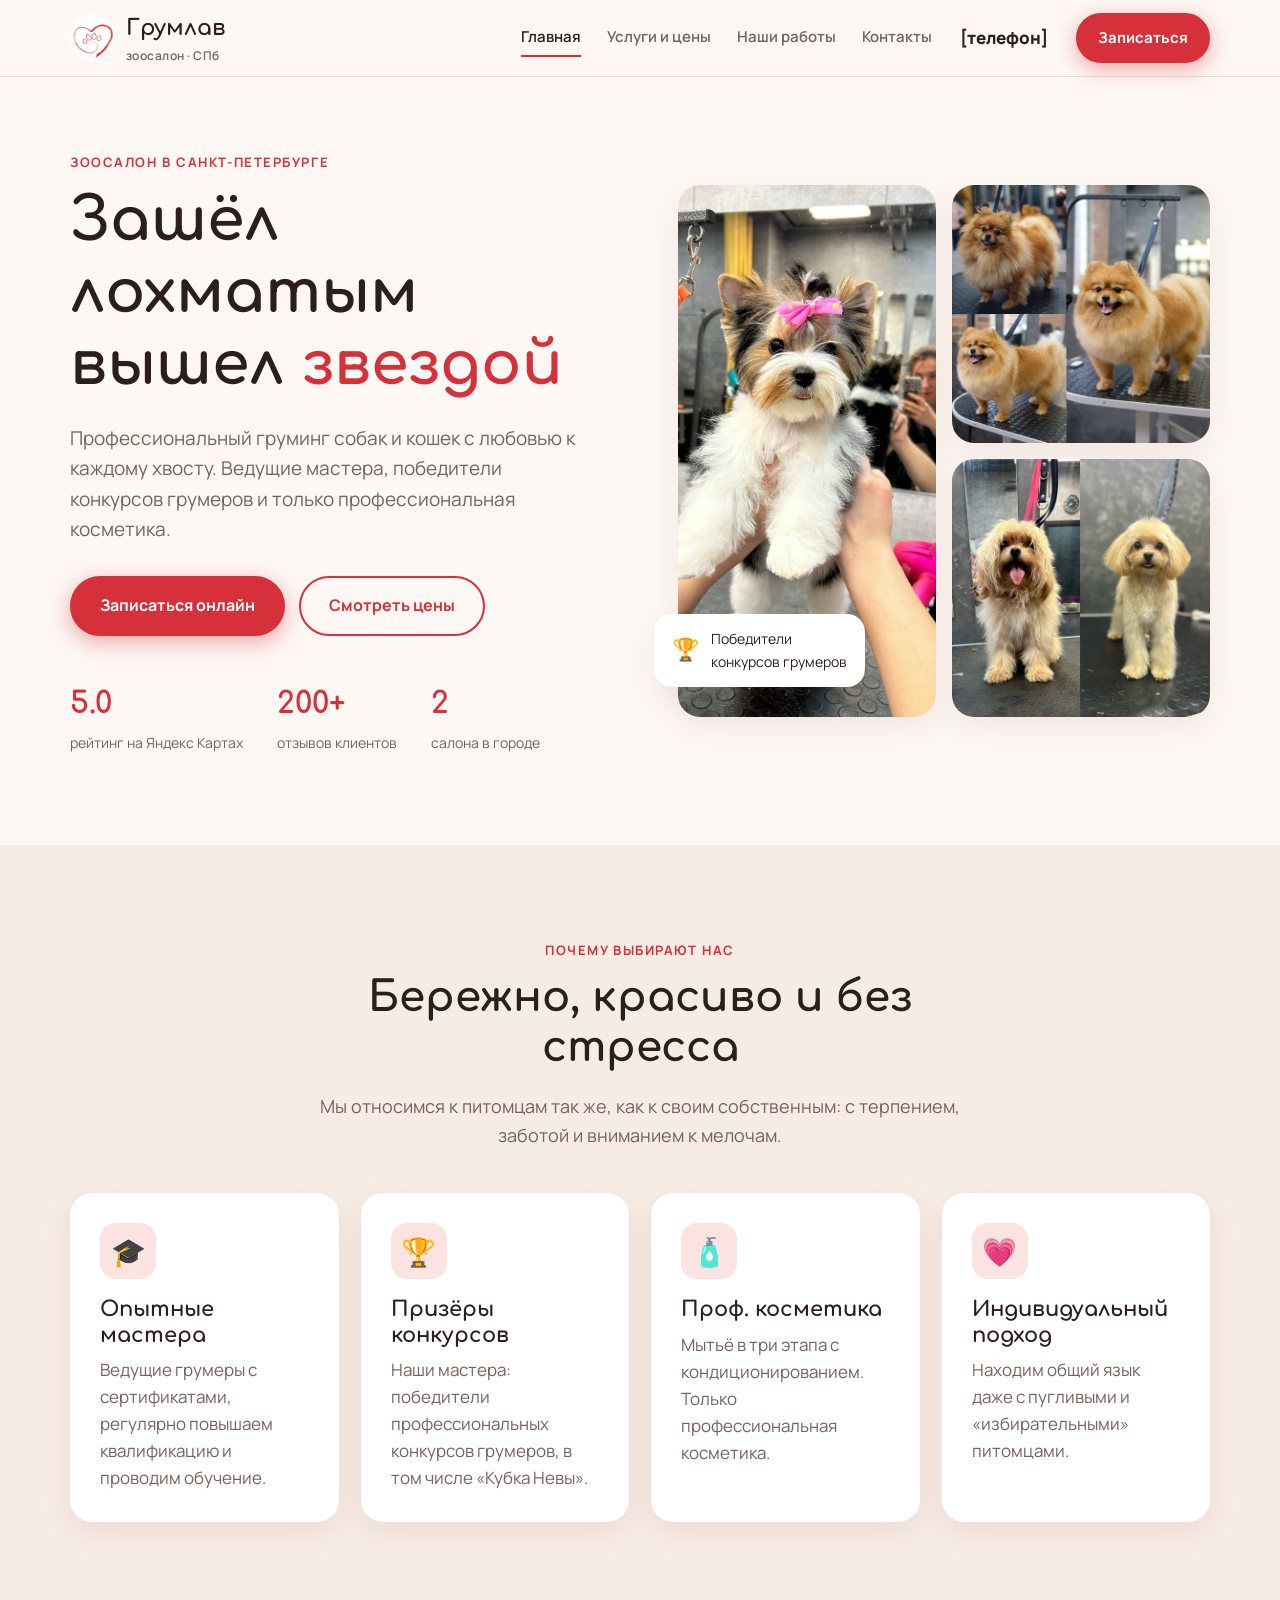
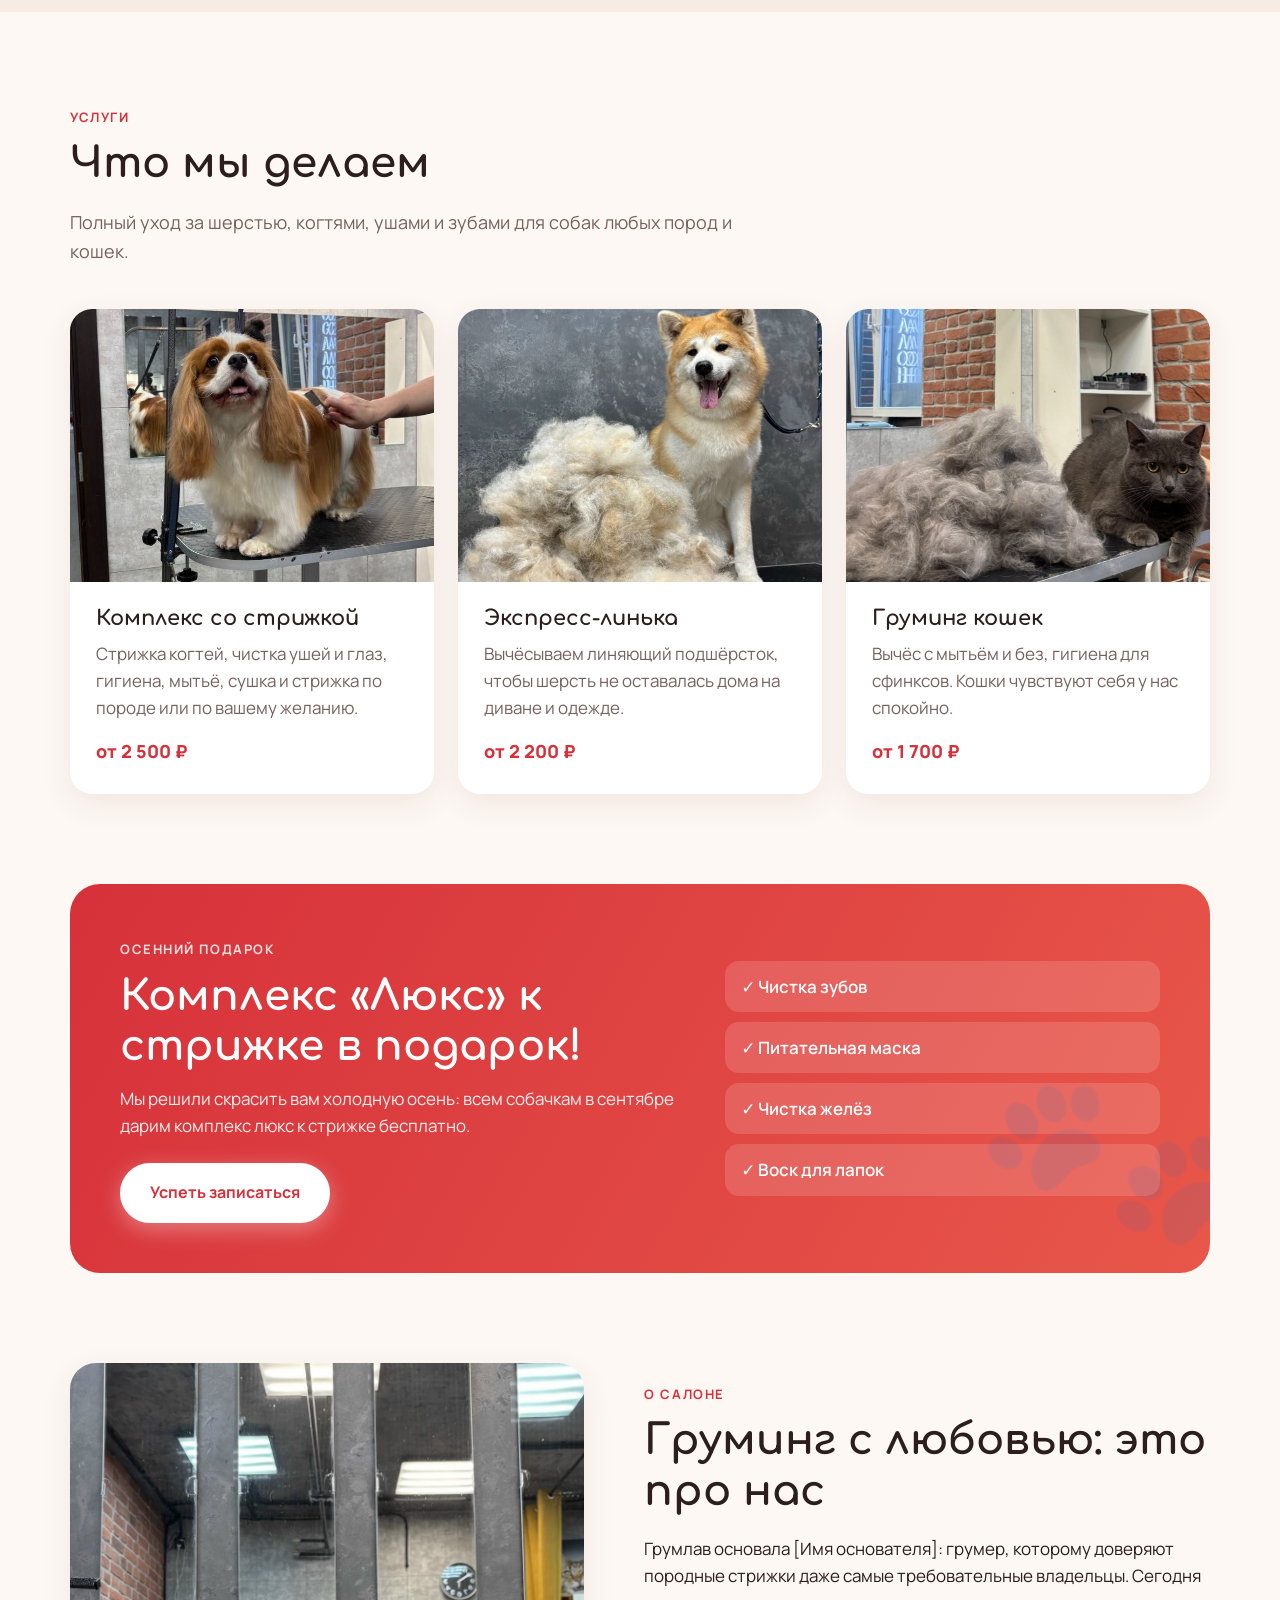
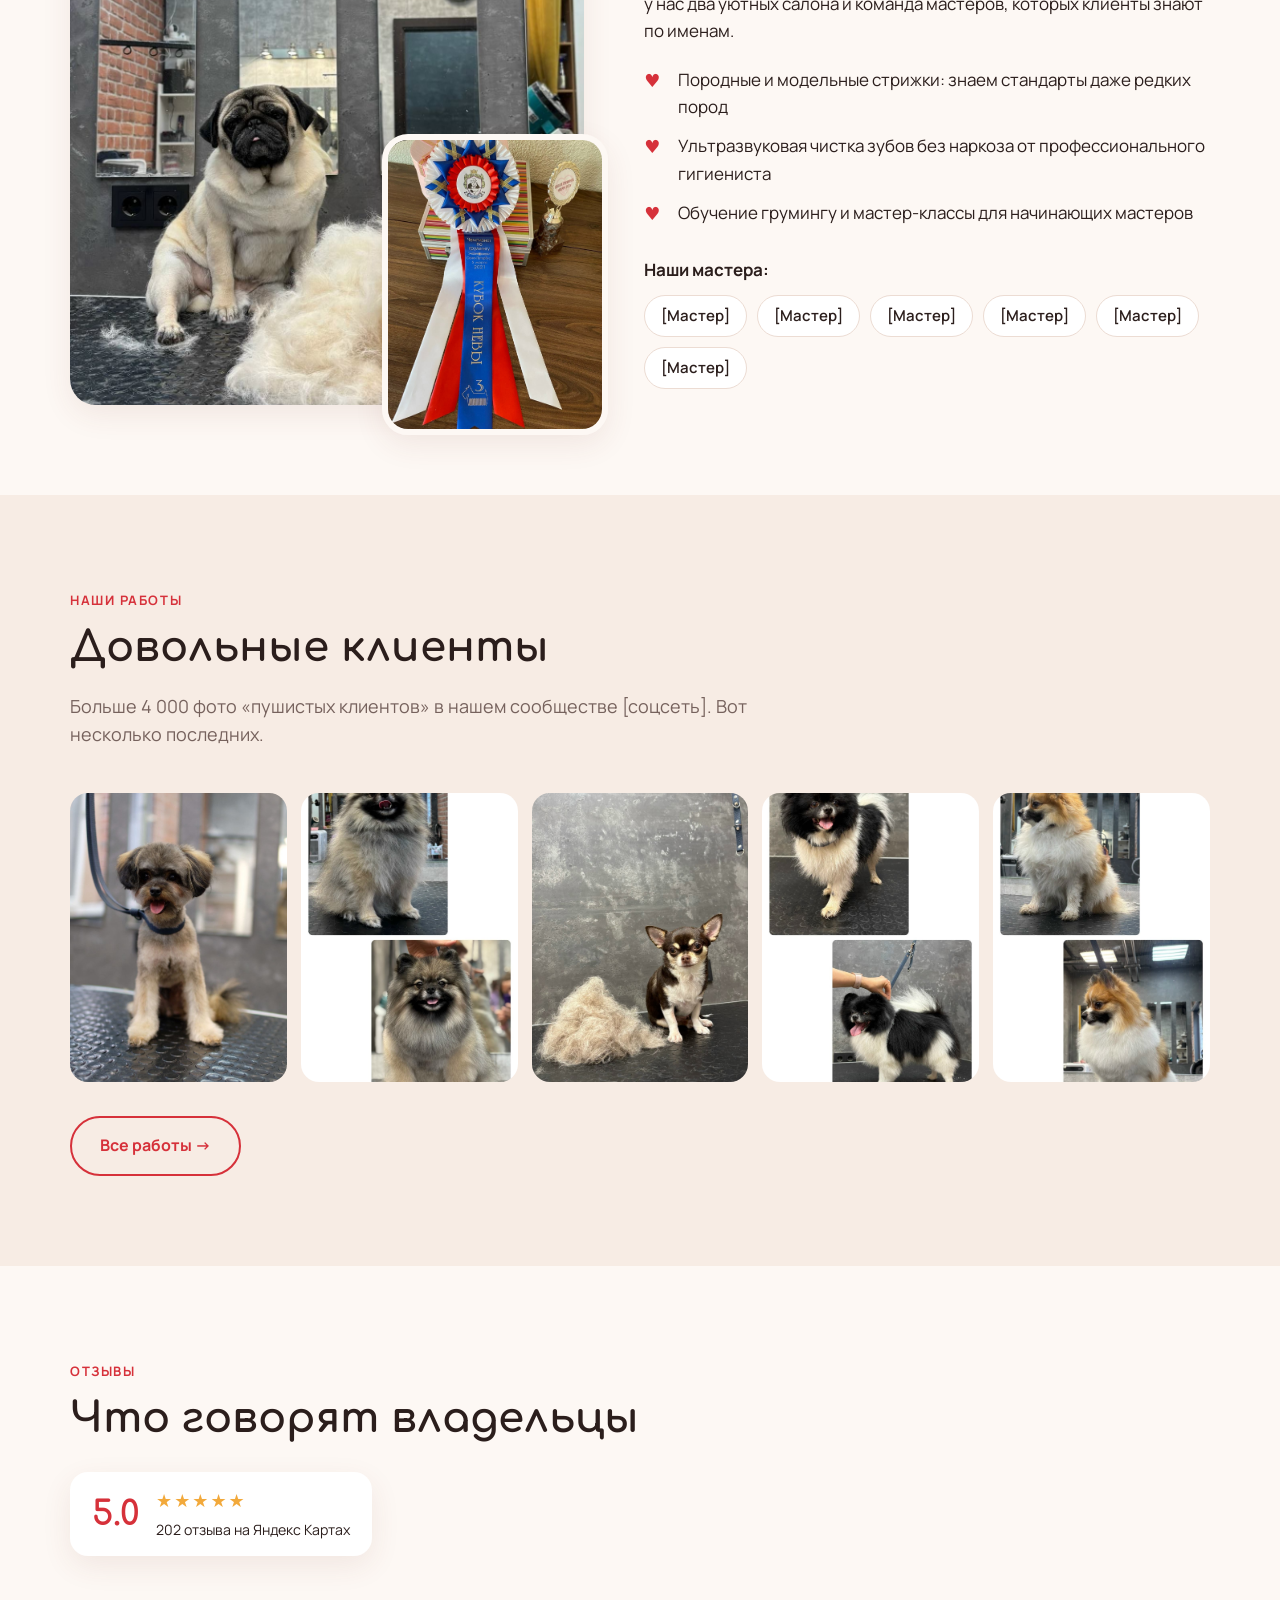
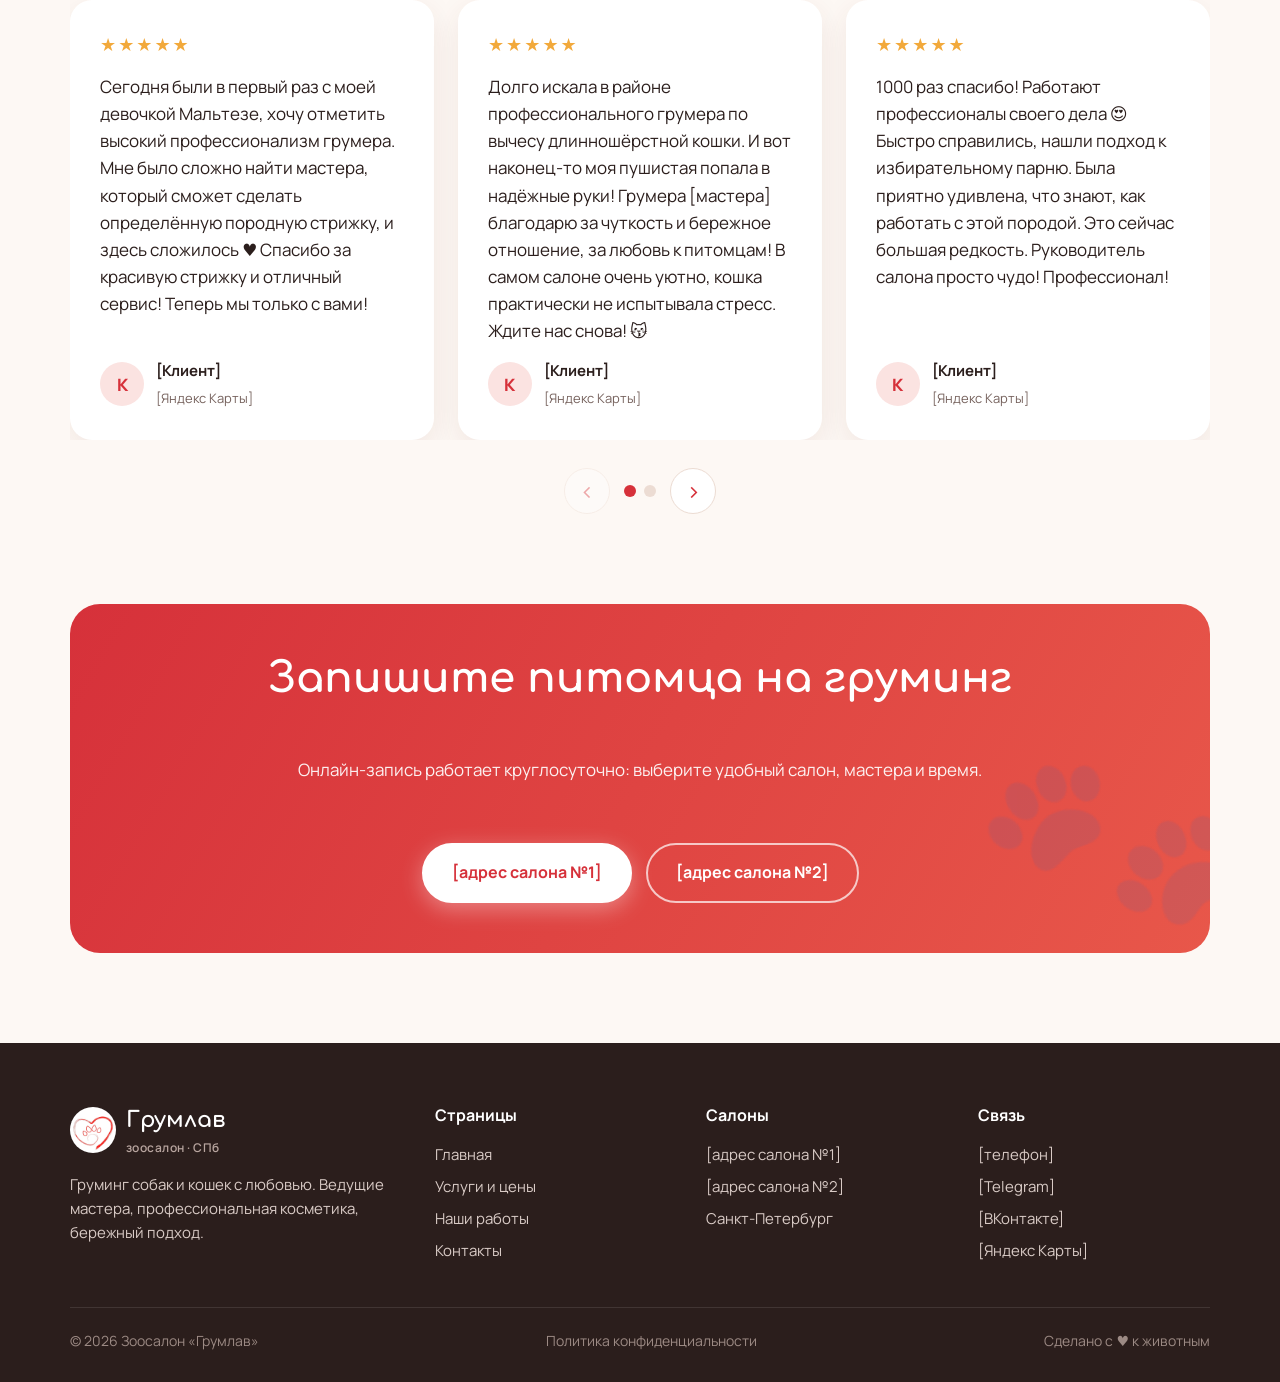
<file: index.html>
<!DOCTYPE html>
<html lang="ru">
<head>
  <meta charset="UTF-8">
  <meta name="viewport" content="width=device-width, initial-scale=1">
  <title>Грумлав | Зоосалон в Санкт-Петербурге | Груминг собак и кошек</title>
  <meta name="description" content="Зоосалон Грумлав: стрижка собак и кошек, вычес, гигиена, ультразвуковая чистка зубов без наркоза. Два салона: [адрес салона №1] и [адрес салона №2]. Запись онлайн.">
  <link rel="icon" href="assets/logo.jpg">
  <link rel="preconnect" href="https://fonts.googleapis.com">
  <link rel="preconnect" href="https://fonts.gstatic.com" crossorigin>
  <link href="https://fonts.googleapis.com/css2?family=Comfortaa:wght@600;700&family=Manrope:wght@400;600;700;800&display=swap" rel="stylesheet">
  <link rel="stylesheet" href="style.css">
</head>
<body>

<header class="header">
  <div class="container header__inner">
    <a href="index.html" class="logo"><img src="assets/logo.jpg" alt="Логотип Грумлав"><span>Грумлав<small>зоосалон · СПб</small></span></a>
    <nav class="nav">
      <a href="index.html" class="active">Главная</a>
      <a href="uslugi.html">Услуги и цены</a>
      <a href="raboty.html">Наши работы</a>
      <a href="kontakty.html">Контакты</a>
    </nav>
    <span class="header__phone">[телефон]</span>
    <a href="kontakty.html#zapis" class="btn btn--primary">Записаться</a>
    <button class="burger" aria-label="Меню"><span></span><span></span><span></span></button>
  </div>
</header>

<main>
  <!-- Первый экран -->
  <section class="hero">
    <div class="container hero__grid">
      <div class="reveal">
        <span class="eyebrow">Зоосалон в Санкт-Петербурге</span>
        <h1>Зашёл лохматым<br>вышел <em>звездой</em></h1>
        <p class="hero__lead">Профессиональный груминг собак и кошек с любовью к каждому хвосту. Ведущие мастера, победители конкурсов грумеров и только профессиональная косметика.</p>
        <div class="hero__actions">
          <a href="kontakty.html#zapis" class="btn btn--primary">Записаться онлайн</a>
          <a href="uslugi.html" class="btn btn--ghost">Смотреть цены</a>
        </div>
        <div class="hero__stats">
          <div><b>5.0</b><span>рейтинг на Яндекс Картах</span></div>
          <div><b>200+</b><span>отзывов клиентов</span></div>
          <div><b>2</b><span>салона в городе</span></div>
        </div>
      </div>
      <div class="hero__photos reveal">
        <img class="tall" src="assets/p3.jpg" alt="Йоркширский терьер после стрижки">
        <img class="sq" src="assets/p1.jpg" alt="Померанский шпиц после груминга">
        <img class="sq" src="assets/p17.jpg" alt="Мальтипу до и после стрижки">
        <div class="hero__badge"><b>🏆</b><div>Победители<br>конкурсов грумеров</div></div>
      </div>
    </div>
  </section>

  <!-- Преимущества -->
  <section class="section section--alt">
    <div class="container">
      <div class="section__head center">
        <span class="eyebrow">Почему выбирают нас</span>
        <h2>Бережно, красиво и без стресса</h2>
        <p>Мы относимся к питомцам так же, как к своим собственным: с терпением, заботой и вниманием к мелочам.</p>
      </div>
      <div class="grid-4">
        <div class="card reveal"><div class="feature__icon">🎓</div><h3>Опытные мастера</h3><p>Ведущие грумеры с сертификатами, регулярно повышаем квалификацию и проводим обучение.</p></div>
        <div class="card reveal"><div class="feature__icon">🏆</div><h3>Призёры конкурсов</h3><p>Наши мастера: победители профессиональных конкурсов грумеров, в том числе «Кубка Невы».</p></div>
        <div class="card reveal"><div class="feature__icon">🧴</div><h3>Проф. косметика</h3><p>Мытьё в три этапа с кондиционированием. Только профессиональная косметика.</p></div>
        <div class="card reveal"><div class="feature__icon">💗</div><h3>Индивидуальный подход</h3><p>Находим общий язык даже с пугливыми и «избирательными» питомцами.</p></div>
      </div>
    </div>
  </section>

  <!-- Услуги кратко -->
  <section class="section">
    <div class="container">
      <div class="section__head">
        <span class="eyebrow">Услуги</span>
        <h2>Что мы делаем</h2>
        <p>Полный уход за шерстью, когтями, ушами и зубами для собак любых пород и кошек.</p>
      </div>
      <div class="grid-3">
        <a href="uslugi.html" class="card service-card reveal">
          <img src="assets/p8.jpg" alt="Кавалер кинг чарльз спаниель на столе грумера">
          <div class="service-card__body"><h3>Комплекс со стрижкой</h3><p>Стрижка когтей, чистка ушей и глаз, гигиена, мытьё, сушка и стрижка по породе или по вашему желанию.</p><div class="service-card__price">от 2 500 ₽</div></div>
        </a>
        <a href="uslugi.html" class="card service-card reveal">
          <img src="assets/p15.jpg" alt="Акита-ину после экспресс-линьки">
          <div class="service-card__body"><h3>Экспресс-линька</h3><p>Вычёсываем линяющий подшёрсток, чтобы шерсть не оставалась дома на диване и одежде.</p><div class="service-card__price">от 2 200 ₽</div></div>
        </a>
        <a href="uslugi.html" class="card service-card reveal">
          <img src="assets/p16.jpg" alt="Британская кошка после вычёса">
          <div class="service-card__body"><h3>Груминг кошек</h3><p>Вычёс с мытьём и без, гигиена для сфинксов. Кошки чувствуют себя у нас спокойно.</p><div class="service-card__price">от 1 700 ₽</div></div>
        </a>
      </div>
    </div>
  </section>

  <!-- Акция -->
  <section class="container">
    <div class="promo reveal">
      <div>
        <span class="eyebrow" style="color:#fff;opacity:.85">Осенний подарок</span>
        <h2>Комплекс «Люкс» к стрижке в подарок!</h2>
        <p>Мы решили скрасить вам холодную осень: всем собачкам в сентябре дарим комплекс люкс к стрижке бесплатно.</p>
        <a href="kontakty.html#zapis" class="btn btn--white" style="margin-top:24px">Успеть записаться</a>
      </div>
      <ul>
        <li>Чистка зубов</li>
        <li>Питательная маска</li>
        <li>Чистка желёз</li>
        <li>Воск для лапок</li>
      </ul>
    </div>
  </section>

  <!-- О салоне -->
  <section class="section">
    <div class="container about">
      <div class="about__img reveal">
        <img src="assets/p12.jpg" alt="Мопс после экспресс-линьки в салоне Грумлав">
        <img class="small" src="assets/p7.jpg" alt="Награда Кубок Невы">
      </div>
      <div class="reveal">
        <span class="eyebrow">О салоне</span>
        <h2>Груминг с любовью: это про нас</h2>
        <p>Грумлав основала [Имя основателя]: грумер, которому доверяют породные стрижки даже самые требовательные владельцы. Сегодня у нас два уютных салона и команда мастеров, которых клиенты знают по именам.</p>
        <ul class="check-list">
          <li>Породные и модельные стрижки: знаем стандарты даже редких пород</li>
          <li>Ультразвуковая чистка зубов без наркоза от профессионального гигиениста</li>
          <li>Обучение грумингу и мастер-классы для начинающих мастеров</li>
        </ul>
        <p style="font-weight:700;margin-bottom:12px">Наши мастера:</p>
        <div class="masters"><span>[Мастер]</span><span>[Мастер]</span><span>[Мастер]</span><span>[Мастер]</span><span>[Мастер]</span><span>[Мастер]</span></div>
      </div>
    </div>
  </section>

  <!-- Галерея превью -->
  <section class="section section--alt">
    <div class="container">
      <div class="section__head">
        <span class="eyebrow">Наши работы</span>
        <h2>Довольные клиенты</h2>
        <p>Больше 4 000 фото «пушистых клиентов» в нашем сообществе [соцсеть]. Вот несколько последних.</p>
      </div>
      <div class="gallery-strip reveal">
        <img src="assets/p6.jpg" alt="Ши-тцу после стрижки" data-zoom>
        <img src="assets/p14.jpg" alt="Шпиц до и после" data-zoom>
        <img src="assets/p10.jpg" alt="Чихуахуа после экспресс-линьки" data-zoom>
        <img src="assets/p11.jpg" alt="Шпиц чёрно-белый" data-zoom>
        <img src="assets/p2.jpg" alt="Шпиц рыжий" data-zoom>
      </div>
      <div style="margin-top:34px"><a href="raboty.html" class="btn btn--ghost">Все работы →</a></div>
    </div>
  </section>

  <!-- Отзывы -->
  <section class="section">
    <div class="container">
      <div class="section__head">
        <span class="eyebrow">Отзывы</span>
        <h2>Что говорят владельцы</h2>
        <div class="rating-box"><b>5.0</b><div><div class="review__stars">★★★★★</div><small>202 отзыва на Яндекс Картах</small></div></div>
      </div>
      <div class="reviews-carousel" data-carousel>
        <div class="reviews-carousel__viewport" data-carousel-viewport>
          <div class="reviews" data-carousel-track>
        <div class="card review reveal">
          <div class="review__stars">★★★★★</div>
          <p class="review__text">Сегодня были в первый раз с моей девочкой Мальтезе, хочу отметить высокий профессионализм грумера. Мне было сложно найти мастера, который сможет сделать определённую породную стрижку, и здесь сложилось ♥️ Спасибо за красивую стрижку и отличный сервис! Теперь мы только с вами!</p>
          <div class="review__author"><div class="review__avatar">К</div><div><b>[Клиент]</b><small>[Яндекс Карты]</small></div></div>
        </div>
        <div class="card review reveal">
          <div class="review__stars">★★★★★</div>
          <p class="review__text">Долго искала в районе профессионального грумера по вычесу длинношёрстной кошки. И вот наконец-то моя пушистая попала в надёжные руки! Грумера [мастера] благодарю за чуткость и бережное отношение, за любовь к питомцам! В самом салоне очень уютно, кошка практически не испытывала стресс. Ждите нас снова! 😽</p>
          <div class="review__author"><div class="review__avatar">К</div><div><b>[Клиент]</b><small>[Яндекс Карты]</small></div></div>
        </div>
        <div class="card review reveal">
          <div class="review__stars">★★★★★</div>
          <p class="review__text">1000 раз спасибо! Работают профессионалы своего дела 😍 Быстро справились, нашли подход к избирательному парню. Была приятно удивлена, что знают, как работать с этой породой. Это сейчас большая редкость. Руководитель салона просто чудо! Профессионал!</p>
          <div class="review__author"><div class="review__avatar">К</div><div><b>[Клиент]</b><small>[Яндекс Карты]</small></div></div>
        </div>
        <div class="card review reveal">
          <div class="review__stars">★★★★★</div>
          <p class="review__text">Отлично сходили к [мастеру]! Попали на удачное время, когда не было никого и весь салон был в нашем распоряжении. Пёс намыт, вычесан и доволен, т.к. дали попеть любимые песни)</p>
          <div class="review__author"><div class="review__avatar">К</div><div><b>[Клиент]</b><small>[Яндекс Карты]</small></div></div>
        </div>
        <div class="card review reveal">
          <div class="review__stars">★★★★★</div>
          <p class="review__text">Были на груминге у мастера. Всё понравилось. Мастер внимательна и заботлива по отношению к клиентам, чувствуется профессиональный подход.</p>
          <div class="review__author"><div class="review__avatar">К</div><div><b>[Клиент]</b><small>[Яндекс Карты]</small></div></div>
        </div>
        <div class="card review reveal">
          <div class="review__stars">★★★★★</div>
          <p class="review__text">Отличный салон. Ходим сюда с кошечкой уже более 5 лет.</p>
          <div class="review__author"><div class="review__avatar">К</div><div><b>[Клиент]</b><small>[Яндекс Карты]</small></div></div>
        </div>
          </div>
        </div>
      </div>
    </div>
  </section>

  <!-- CTA -->
  <section class="container cta" style="padding-bottom:90px">
    <div class="promo reveal">
      <h2>Запишите питомца на груминг</h2>
      <p>Онлайн-запись работает круглосуточно: выберите удобный салон, мастера и время.</p>
      <div class="hero__actions" style="margin-top:20px">
        <a href="kontakty.html#zapis" target="_blank" rel="noopener" class="btn btn--white">[адрес салона №1]</a>
        <a href="kontakty.html#zapis" target="_blank" rel="noopener" class="btn btn--outline-white">[адрес салона №2]</a>
      </div>
    </div>
  </section>
</main>

<footer class="footer">
  <div class="container">
    <div class="footer__grid">
      <div>
        <a href="index.html" class="logo"><img src="assets/logo.jpg" alt=""><span>Грумлав<small>зоосалон · СПб</small></span></a>
        <p style="margin-top:16px;font-size:15px">Груминг собак и кошек с любовью. Ведущие мастера, профессиональная косметика, бережный подход.</p>
      </div>
      <div><h4>Страницы</h4><ul><li><a href="index.html">Главная</a></li><li><a href="uslugi.html">Услуги и цены</a></li><li><a href="raboty.html">Наши работы</a></li><li><a href="kontakty.html">Контакты</a></li></ul></div>
      <div><h4>Салоны</h4><ul><li>[адрес салона №1]</li><li>[адрес салона №2]</li><li>Санкт-Петербург</li></ul></div>
      <div><h4>Связь</h4><ul><li>[телефон]</li><li>[Telegram]</li><li>[ВКонтакте]</li><li>[Яндекс Карты]</li></ul></div>
    </div>
    <div class="footer__bottom"><span>© 2026 Зоосалон «Грумлав»</span><span><a href="politika.html">Политика конфиденциальности</a></span><span>Сделано с ♥ к животным</span></div>
  </div>
</footer>

<script src="script.js"></script>
</body>
</html>
</file>
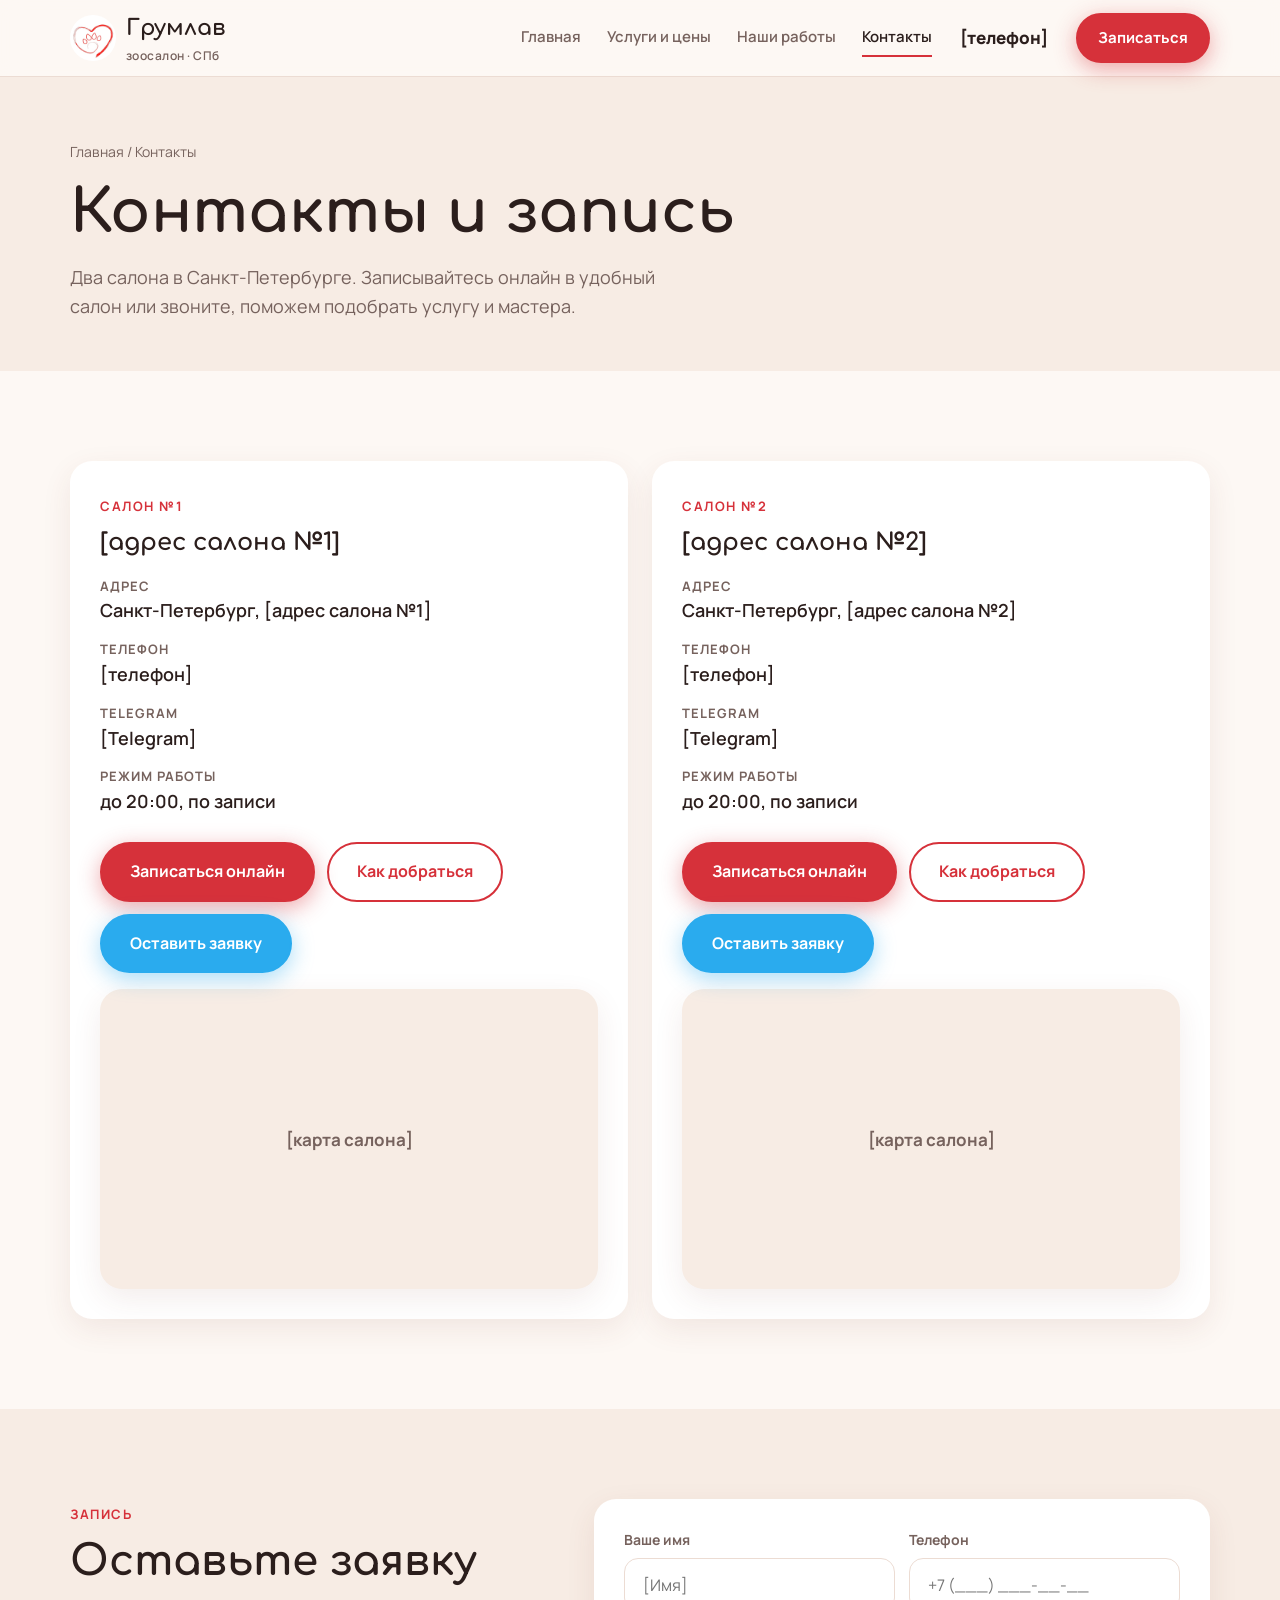
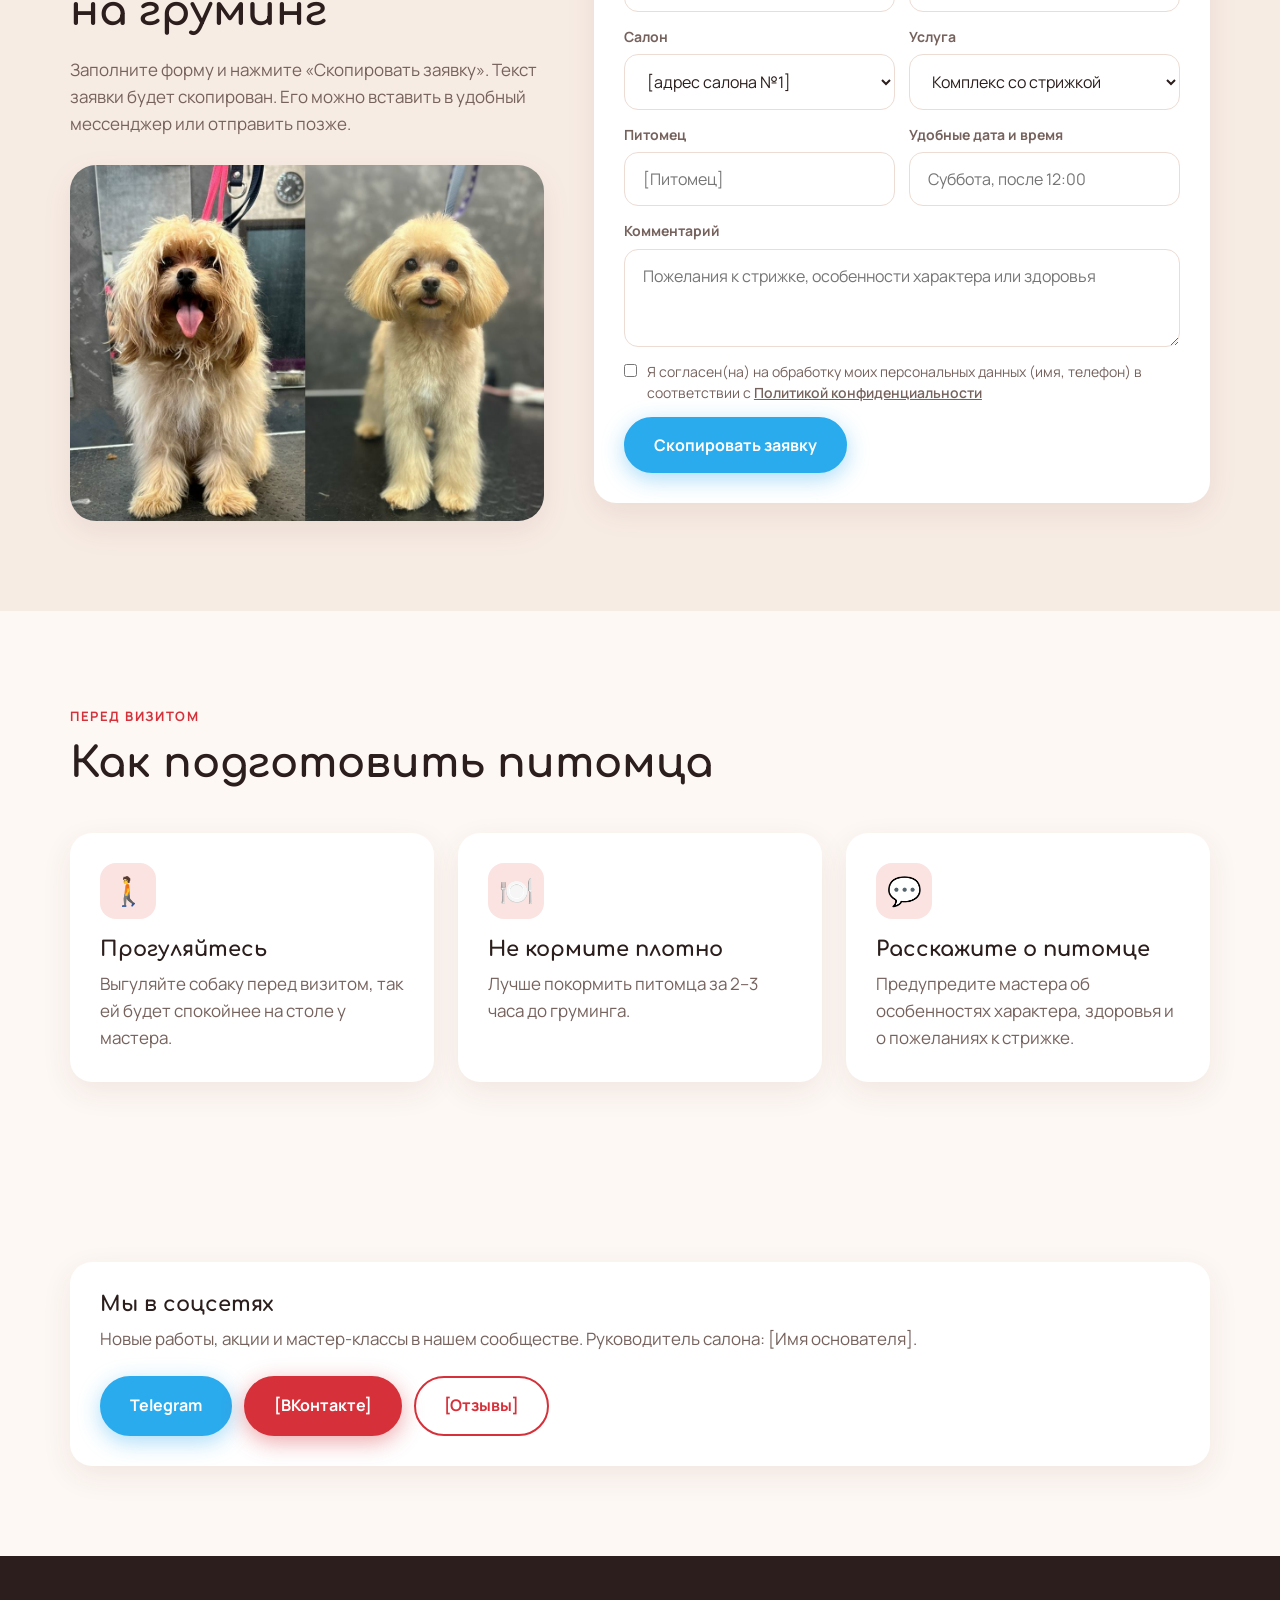
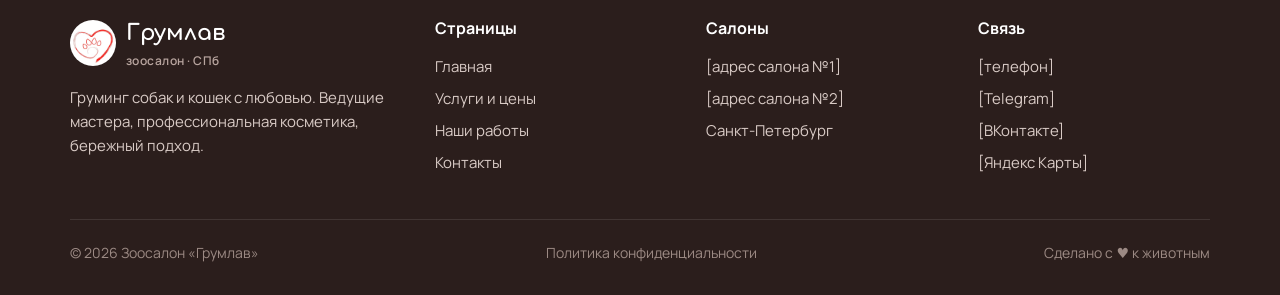
<file: kontakty.html>
<!DOCTYPE html>
<html lang="ru">
<head>
  <meta charset="UTF-8">
  <meta name="viewport" content="width=device-width, initial-scale=1">
  <title>Контакты и запись | Зоосалон Грумлав, СПб</title>
  <meta name="description" content="Адреса зоосалона Грумлав в Санкт-Петербурге: [адрес салона №1] и [адрес салона №2]. Телефон [телефон]. Онлайн-запись на груминг.">
  <link rel="icon" href="assets/logo.jpg">
  <link rel="preconnect" href="https://fonts.googleapis.com">
  <link rel="preconnect" href="https://fonts.gstatic.com" crossorigin>
  <link href="https://fonts.googleapis.com/css2?family=Comfortaa:wght@600;700&family=Manrope:wght@400;600;700;800&display=swap" rel="stylesheet">
  <link rel="stylesheet" href="style.css">
</head>
<body>

<header class="header">
  <div class="container header__inner">
    <a href="index.html" class="logo"><img src="assets/logo.jpg" alt="Логотип Грумлав"><span>Грумлав<small>зоосалон · СПб</small></span></a>
    <nav class="nav">
      <a href="index.html">Главная</a>
      <a href="uslugi.html">Услуги и цены</a>
      <a href="raboty.html">Наши работы</a>
      <a href="kontakty.html" class="active">Контакты</a>
    </nav>
    <span class="header__phone">[телефон]</span>
    <a href="kontakty.html#zapis" class="btn btn--primary">Записаться</a>
    <button class="burger" aria-label="Меню"><span></span><span></span><span></span></button>
  </div>
</header>

<main>
  <section class="page-hero">
    <div class="container">
      <div class="crumbs"><a href="index.html">Главная</a> / Контакты</div>
      <h1>Контакты и запись</h1>
      <p>Два салона в Санкт-Петербурге. Записывайтесь онлайн в удобный салон или звоните, поможем подобрать услугу и мастера.</p>
    </div>
  </section>

  <section class="section" id="salony">
    <div class="container contacts">
      <div class="card contact-card reveal">
        <span class="eyebrow">Салон №1</span>
        <h3>[адрес салона №1]</h3>
        <dl>
          <div><dt>Адрес</dt><dd>Санкт-Петербург, [адрес салона №1]</dd></div>
          <div><dt>Телефон</dt><dd><a href="kontakty.html#zapis">[телефон]</a></dd></div>
          <div><dt>Telegram</dt><dd><a href="kontakty.html#zapis" target="_blank" rel="noopener">[Telegram]</a></dd></div>
          <div><dt>Режим работы</dt><dd>до 20:00, по записи</dd></div>
        </dl>
        <div class="btns">
          <a href="kontakty.html#zapis" target="_blank" rel="noopener" class="btn btn--primary">Записаться онлайн</a>
          <a href="kontakty.html#salony" target="_blank" rel="noopener" class="btn btn--ghost">Как добраться</a>
          <a href="kontakty.html#zapis" target="_blank" rel="noopener" class="btn btn--tg">Оставить заявку</a>
        </div>
        <div class="map map--placeholder">[карта салона]</div>
      </div>

      <div class="card contact-card reveal">
        <span class="eyebrow">Салон №2</span>
        <h3>[адрес салона №2]</h3>
        <dl>
          <div><dt>Адрес</dt><dd>Санкт-Петербург, [адрес салона №2]</dd></div>
          <div><dt>Телефон</dt><dd><a href="kontakty.html#zapis">[телефон]</a></dd></div>
          <div><dt>Telegram</dt><dd><a href="kontakty.html#zapis" target="_blank" rel="noopener">[Telegram]</a></dd></div>
          <div><dt>Режим работы</dt><dd>до 20:00, по записи</dd></div>
        </dl>
        <div class="btns">
          <a href="kontakty.html#zapis" target="_blank" rel="noopener" class="btn btn--primary">Записаться онлайн</a>
          <a href="kontakty.html#salony" target="_blank" rel="noopener" class="btn btn--ghost">Как добраться</a>
          <a href="kontakty.html#zapis" target="_blank" rel="noopener" class="btn btn--tg">Оставить заявку</a>
        </div>
        <div class="map map--placeholder">[карта салона]</div>
      </div>
    </div>
  </section>

  <section class="section section--alt" id="zapis">
    <div class="container booking">
      <div class="booking__info reveal">
        <span class="eyebrow">Запись</span>
        <h2>Оставьте заявку на груминг</h2>
        <p>Заполните форму и нажмите «Скопировать заявку». Текст заявки будет скопирован. Его можно вставить в удобный мессенджер или отправить позже.</p>
        <img src="assets/p17.jpg" alt="Мальтипу до и после стрижки">
      </div>
      <form class="card form reveal" id="booking" novalidate>
        <div class="form__row">
          <label>Ваше имя<input id="f-name" name="name" required placeholder="[Имя]"></label>
          <label>Телефон<input id="f-phone" name="phone" type="tel" required placeholder="+7 (___) ___-__-__"></label>
        </div>
        <div class="form__row">
          <label>Салон
            <select id="f-salon" name="salon">
              <option>[адрес салона №1]</option>
              <option>[адрес салона №2]</option>
            </select>
          </label>
          <label>Услуга
            <select id="f-service" name="service">
              <option>Комплекс со стрижкой</option>
              <option>Гигиена</option>
              <option>Экспресс-линька</option>
              <option>Груминг кошки</option>
              <option>Ультразвуковая чистка зубов</option>
              <option>Не знаю, нужна консультация</option>
            </select>
          </label>
        </div>
        <div class="form__row">
          <label>Питомец<input id="f-pet" name="pet" required placeholder="[Питомец]"></label>
          <label>Удобные дата и время<input id="f-time" name="time" placeholder="Суббота, после 12:00"></label>
        </div>
        <label>Комментарий<textarea id="f-comment" name="comment" rows="3" placeholder="Пожелания к стрижке, особенности характера или здоровья"></textarea></label>
        <label class="form__consent">
          <input type="checkbox" id="f-consent" name="consent" required>
          <span>Я согласен(на) на обработку моих персональных данных (имя, телефон) в соответствии с <a href="politika.html">Политикой конфиденциальности</a></span>
        </label>
        <p class="form__error" hidden>Заполните имя, телефон и питомца.</p>
        <p class="form__error form__error--consent" hidden>Отметьте согласие на обработку персональных данных.</p>
        <button type="submit" class="btn btn--tg">Скопировать заявку</button>
        <div class="form__ok" hidden>
          <b>Текст заявки скопирован.</b> Вставьте текст в удобный мессенджер и отправьте.
          <textarea id="f-result" rows="7" readonly></textarea>
          <a href="kontakty.html#zapis" target="_blank" rel="noopener">[контакт для отправки]</a>
        </div>
      </form>
    </div>
  </section>

  <section class="section">
    <div class="container">
      <div class="section__head">
        <span class="eyebrow">Перед визитом</span>
        <h2>Как подготовить питомца</h2>
      </div>
      <div class="grid-3">
        <div class="card reveal"><div class="feature__icon">🚶</div><h3>Прогуляйтесь</h3><p>Выгуляйте собаку перед визитом, так ей будет спокойнее на столе у мастера.</p></div>
        <div class="card reveal"><div class="feature__icon">🍽️</div><h3>Не кормите плотно</h3><p>Лучше покормить питомца за 2–3 часа до груминга.</p></div>
        <div class="card reveal"><div class="feature__icon">💬</div><h3>Расскажите о питомце</h3><p>Предупредите мастера об особенностях характера, здоровья и о пожеланиях к стрижке.</p></div>
      </div>
    </div>
  </section>

  <section class="section">
    <div class="container">
      <div class="card" style="display:flex;flex-wrap:wrap;gap:24px;align-items:center;justify-content:space-between">
        <div>
          <h3>Мы в соцсетях</h3>
          <p>Новые работы, акции и мастер-классы в нашем сообществе. Руководитель салона: [Имя основателя].</p>
        </div>
        <div class="socials">
          <a href="kontakty.html#zapis" target="_blank" rel="noopener" class="btn btn--tg">Telegram</a>
          <a href="kontakty.html#zapis" target="_blank" rel="noopener" class="btn btn--primary">[ВКонтакте]</a>
          <a href="kontakty.html#zapis" target="_blank" rel="noopener" class="btn btn--ghost">[Отзывы]</a>
        </div>
      </div>
    </div>
  </section>
</main>

<footer class="footer">
  <div class="container">
    <div class="footer__grid">
      <div>
        <a href="index.html" class="logo"><img src="assets/logo.jpg" alt=""><span>Грумлав<small>зоосалон · СПб</small></span></a>
        <p style="margin-top:16px;font-size:15px">Груминг собак и кошек с любовью. Ведущие мастера, профессиональная косметика, бережный подход.</p>
      </div>
      <div><h4>Страницы</h4><ul><li><a href="index.html">Главная</a></li><li><a href="uslugi.html">Услуги и цены</a></li><li><a href="raboty.html">Наши работы</a></li><li><a href="kontakty.html">Контакты</a></li></ul></div>
      <div><h4>Салоны</h4><ul><li>[адрес салона №1]</li><li>[адрес салона №2]</li><li>Санкт-Петербург</li></ul></div>
      <div><h4>Связь</h4><ul><li>[телефон]</li><li>[Telegram]</li><li>[ВКонтакте]</li><li>[Яндекс Карты]</li></ul></div>
    </div>
    <div class="footer__bottom"><span>© 2026 Зоосалон «Грумлав»</span><span><a href="politika.html">Политика конфиденциальности</a></span><span>Сделано с ♥ к животным</span></div>
  </div>
</footer>

<script src="script.js"></script>
</body>
</html>
</file>
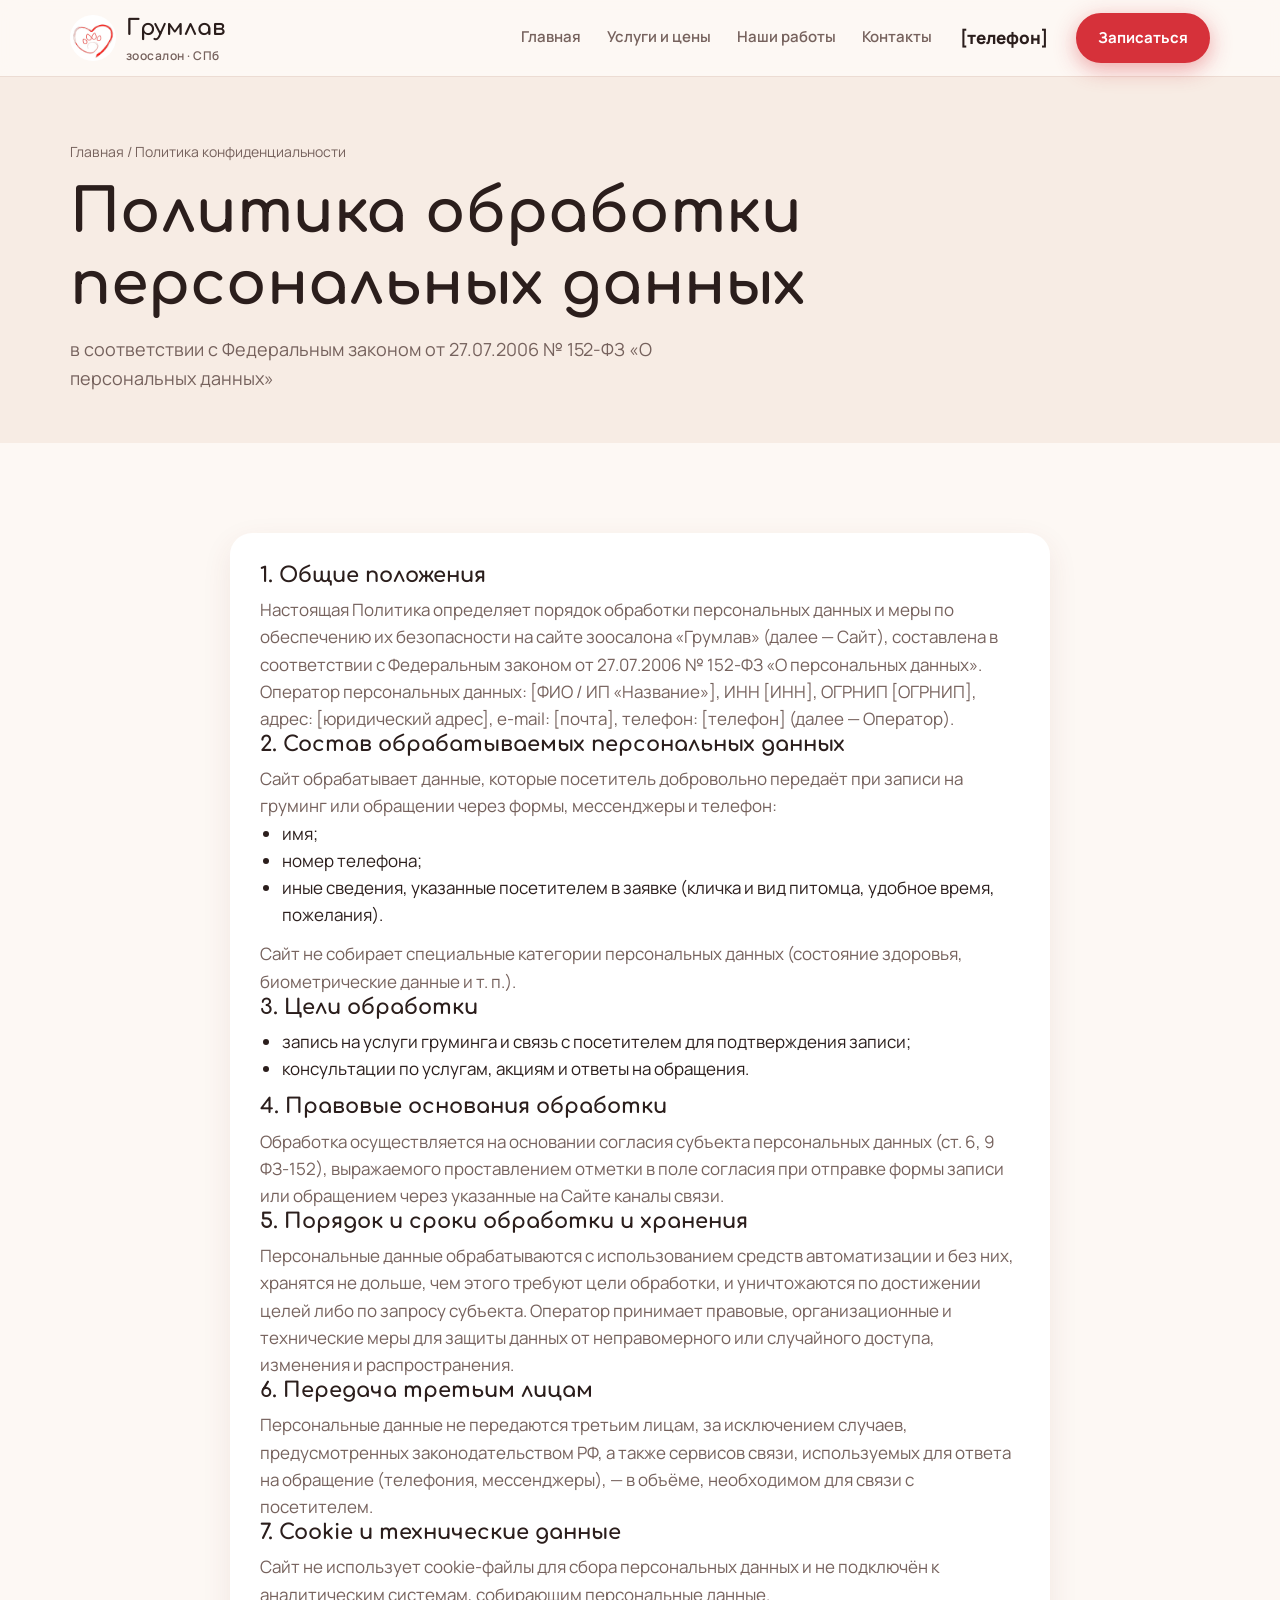
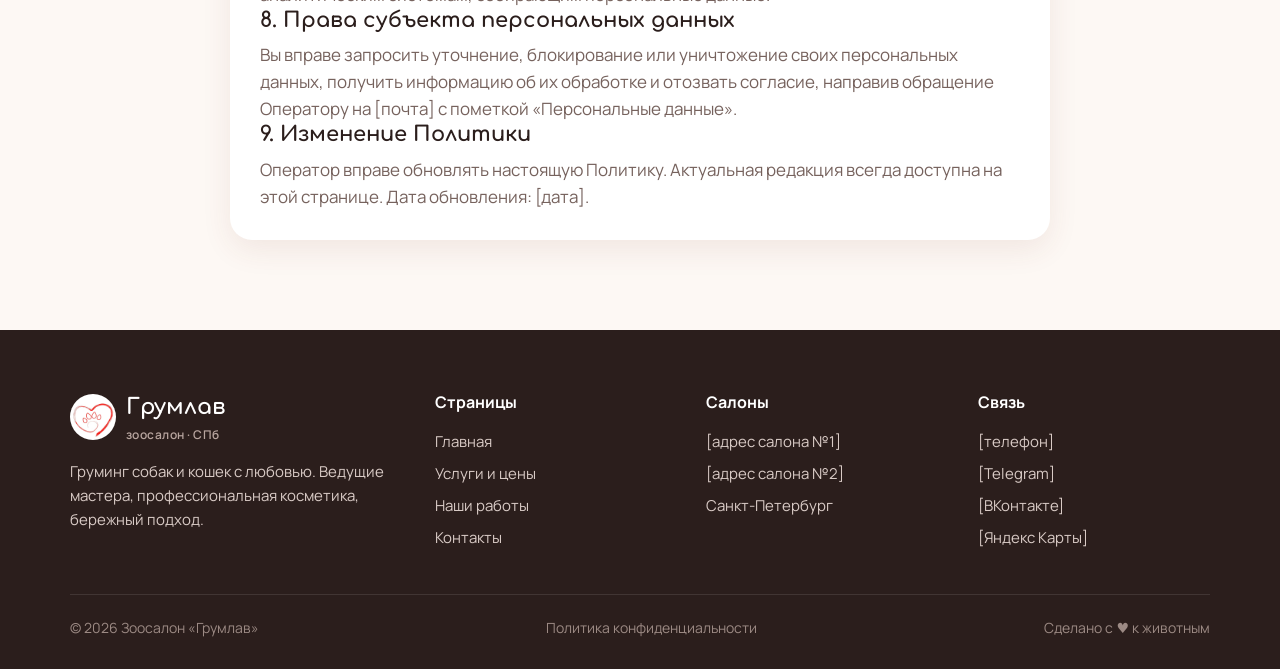
<file: politika.html>
<!DOCTYPE html>
<html lang="ru">
<head>
  <meta charset="UTF-8">
  <meta name="viewport" content="width=device-width, initial-scale=1">
  <title>Политика обработки персональных данных | Зоосалон Грумлав, СПб</title>
  <meta name="description" content="Политика обработки персональных данных сайта зоосалона «Грумлав» в соответствии с Федеральным законом от 27.07.2006 № 152-ФЗ «О персональных данных».">
  <link rel="icon" href="assets/logo.jpg">
  <link rel="preconnect" href="https://fonts.googleapis.com">
  <link rel="preconnect" href="https://fonts.gstatic.com" crossorigin>
  <link href="https://fonts.googleapis.com/css2?family=Comfortaa:wght@600;700&family=Manrope:wght@400;600;700;800&display=swap" rel="stylesheet">
  <link rel="stylesheet" href="style.css">
</head>
<body>

<header class="header">
  <div class="container header__inner">
    <a href="index.html" class="logo"><img src="assets/logo.jpg" alt="Логотип Грумлав"><span>Грумлав<small>зоосалон · СПб</small></span></a>
    <nav class="nav">
      <a href="index.html">Главная</a>
      <a href="uslugi.html">Услуги и цены</a>
      <a href="raboty.html">Наши работы</a>
      <a href="kontakty.html">Контакты</a>
    </nav>
    <span class="header__phone">[телефон]</span>
    <a href="kontakty.html#zapis" class="btn btn--primary">Записаться</a>
    <button class="burger" aria-label="Меню"><span></span><span></span><span></span></button>
  </div>
</header>

<main>
  <section class="page-hero">
    <div class="container">
      <div class="crumbs"><a href="index.html">Главная</a> / Политика конфиденциальности</div>
      <h1>Политика обработки персональных данных</h1>
      <p>в соответствии с Федеральным законом от 27.07.2006 № 152-ФЗ «О персональных данных»</p>
    </div>
  </section>

  <section class="section">
    <div class="container">
      <div class="card" style="max-width:820px;margin:0 auto">

        <h3>1. Общие положения</h3>
        <p>Настоящая Политика определяет порядок обработки персональных данных и меры по обеспечению их безопасности на сайте зоосалона «Грумлав» (далее — Сайт), составлена в соответствии с Федеральным законом от 27.07.2006 № 152-ФЗ «О персональных данных».</p>
        <p>Оператор персональных данных: [ФИО / ИП «Название»], ИНН [ИНН], ОГРНИП [ОГРНИП], адрес: [юридический адрес], e-mail: [почта], телефон: [телефон] (далее — Оператор).</p>

        <h3>2. Состав обрабатываемых персональных данных</h3>
        <p>Сайт обрабатывает данные, которые посетитель добровольно передаёт при записи на груминг или обращении через формы, мессенджеры и телефон:</p>
        <ul style="padding-left:22px;margin:0 0 12px">
          <li>имя;</li>
          <li>номер телефона;</li>
          <li>иные сведения, указанные посетителем в заявке (кличка и вид питомца, удобное время, пожелания).</li>
        </ul>
        <p>Сайт не собирает специальные категории персональных данных (состояние здоровья, биометрические данные и т. п.).</p>

        <h3>3. Цели обработки</h3>
        <ul style="padding-left:22px;margin:0 0 12px">
          <li>запись на услуги груминга и связь с посетителем для подтверждения записи;</li>
          <li>консультации по услугам, акциям и ответы на обращения.</li>
        </ul>

        <h3>4. Правовые основания обработки</h3>
        <p>Обработка осуществляется на основании согласия субъекта персональных данных (ст. 6, 9 ФЗ-152), выражаемого проставлением отметки в поле согласия при отправке формы записи или обращением через указанные на Сайте каналы связи.</p>

        <h3>5. Порядок и сроки обработки и хранения</h3>
        <p>Персональные данные обрабатываются с использованием средств автоматизации и без них, хранятся не дольше, чем этого требуют цели обработки, и уничтожаются по достижении целей либо по запросу субъекта. Оператор принимает правовые, организационные и технические меры для защиты данных от неправомерного или случайного доступа, изменения и распространения.</p>

        <h3>6. Передача третьим лицам</h3>
        <p>Персональные данные не передаются третьим лицам, за исключением случаев, предусмотренных законодательством РФ, а также сервисов связи, используемых для ответа на обращение (телефония, мессенджеры), — в объёме, необходимом для связи с посетителем.</p>

        <h3>7. Cookie и технические данные</h3>
        <p>Сайт не использует cookie-файлы для сбора персональных данных и не подключён к аналитическим системам, собирающим персональные данные.</p>

        <h3>8. Права субъекта персональных данных</h3>
        <p>Вы вправе запросить уточнение, блокирование или уничтожение своих персональных данных, получить информацию об их обработке и отозвать согласие, направив обращение Оператору на [почта] с пометкой «Персональные данные».</p>

        <h3>9. Изменение Политики</h3>
        <p>Оператор вправе обновлять настоящую Политику. Актуальная редакция всегда доступна на этой странице. Дата обновления: [дата].</p>

      </div>
    </div>
  </section>
</main>

<footer class="footer">
  <div class="container">
    <div class="footer__grid">
      <div>
        <a href="index.html" class="logo"><img src="assets/logo.jpg" alt=""><span>Грумлав<small>зоосалон · СПб</small></span></a>
        <p style="margin-top:16px;font-size:15px">Груминг собак и кошек с любовью. Ведущие мастера, профессиональная косметика, бережный подход.</p>
      </div>
      <div><h4>Страницы</h4><ul><li><a href="index.html">Главная</a></li><li><a href="uslugi.html">Услуги и цены</a></li><li><a href="raboty.html">Наши работы</a></li><li><a href="kontakty.html">Контакты</a></li></ul></div>
      <div><h4>Салоны</h4><ul><li>[адрес салона №1]</li><li>[адрес салона №2]</li><li>Санкт-Петербург</li></ul></div>
      <div><h4>Связь</h4><ul><li>[телефон]</li><li>[Telegram]</li><li>[ВКонтакте]</li><li>[Яндекс Карты]</li></ul></div>
    </div>
    <div class="footer__bottom"><span>© 2026 Зоосалон «Грумлав»</span><span><a href="politika.html">Политика конфиденциальности</a></span><span>Сделано с ♥ к животным</span></div>
  </div>
</footer>

<script src="script.js"></script>
</body>
</html>
</file>
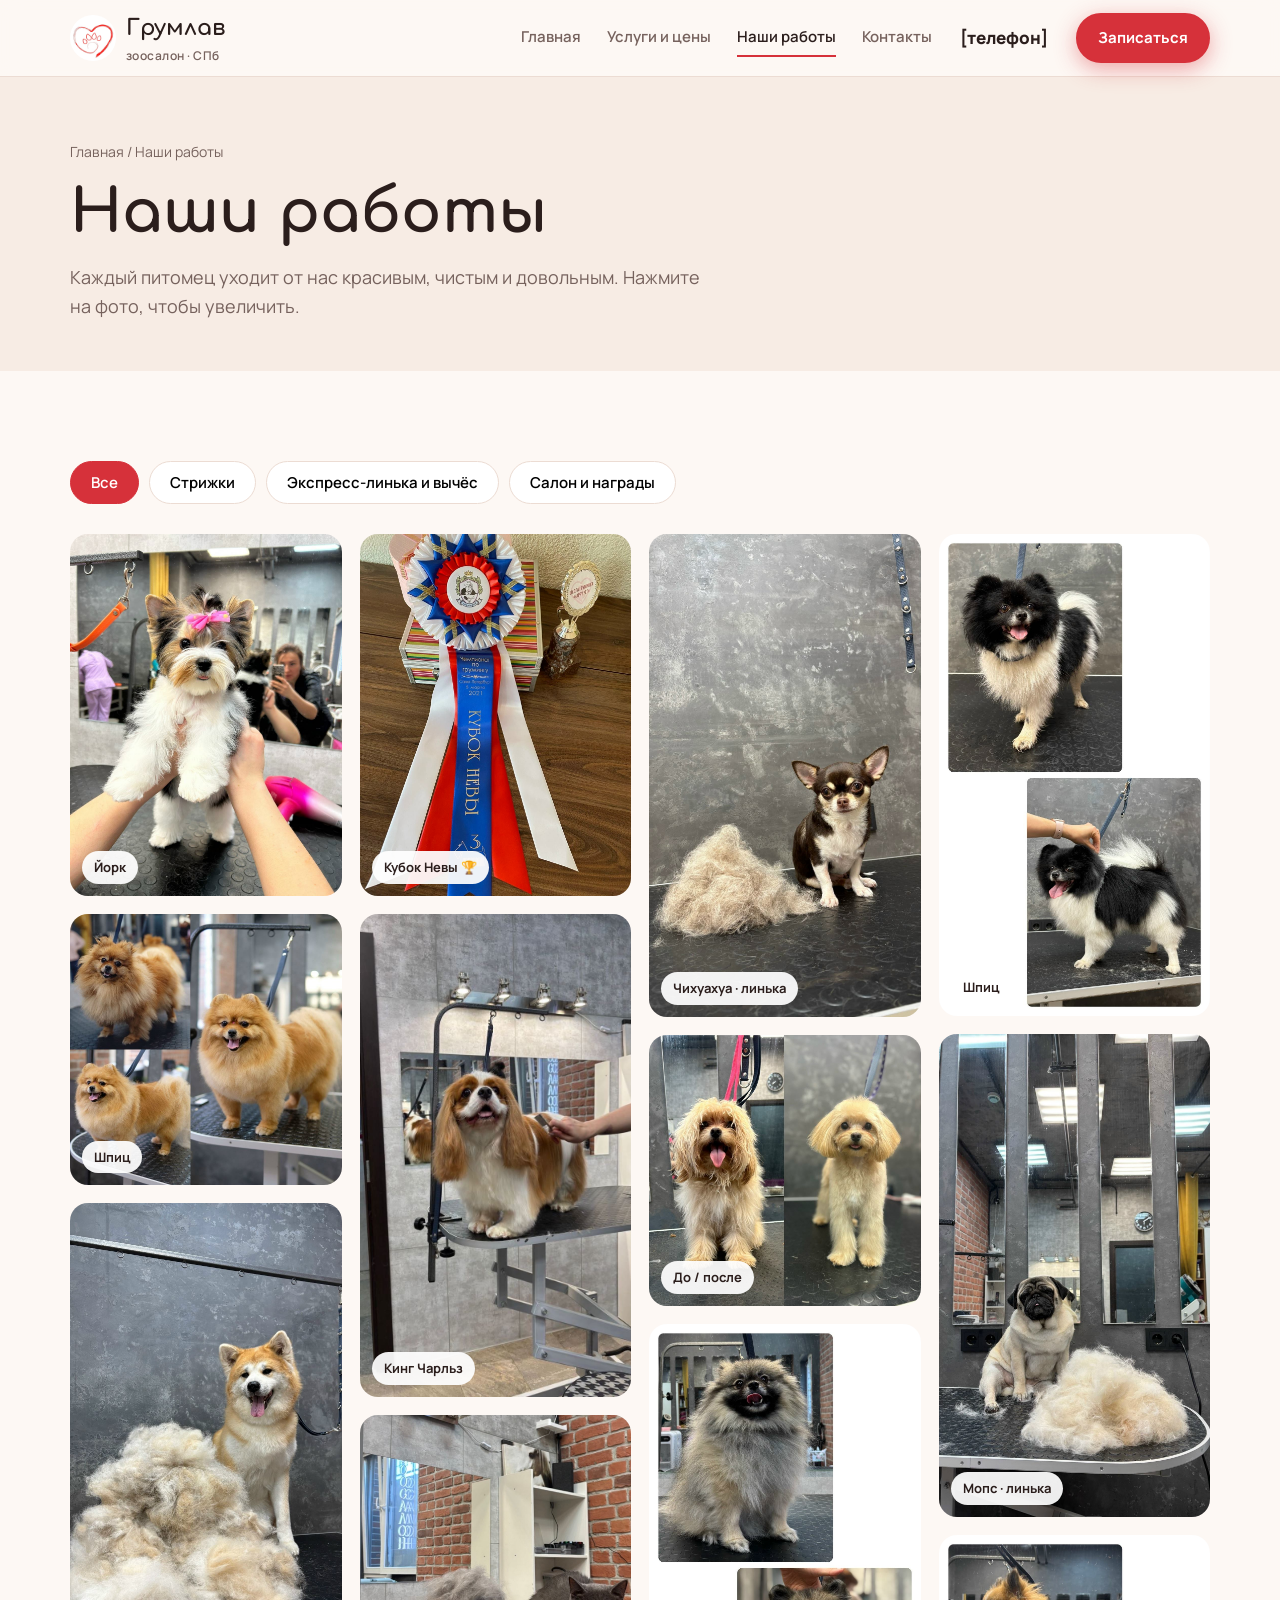
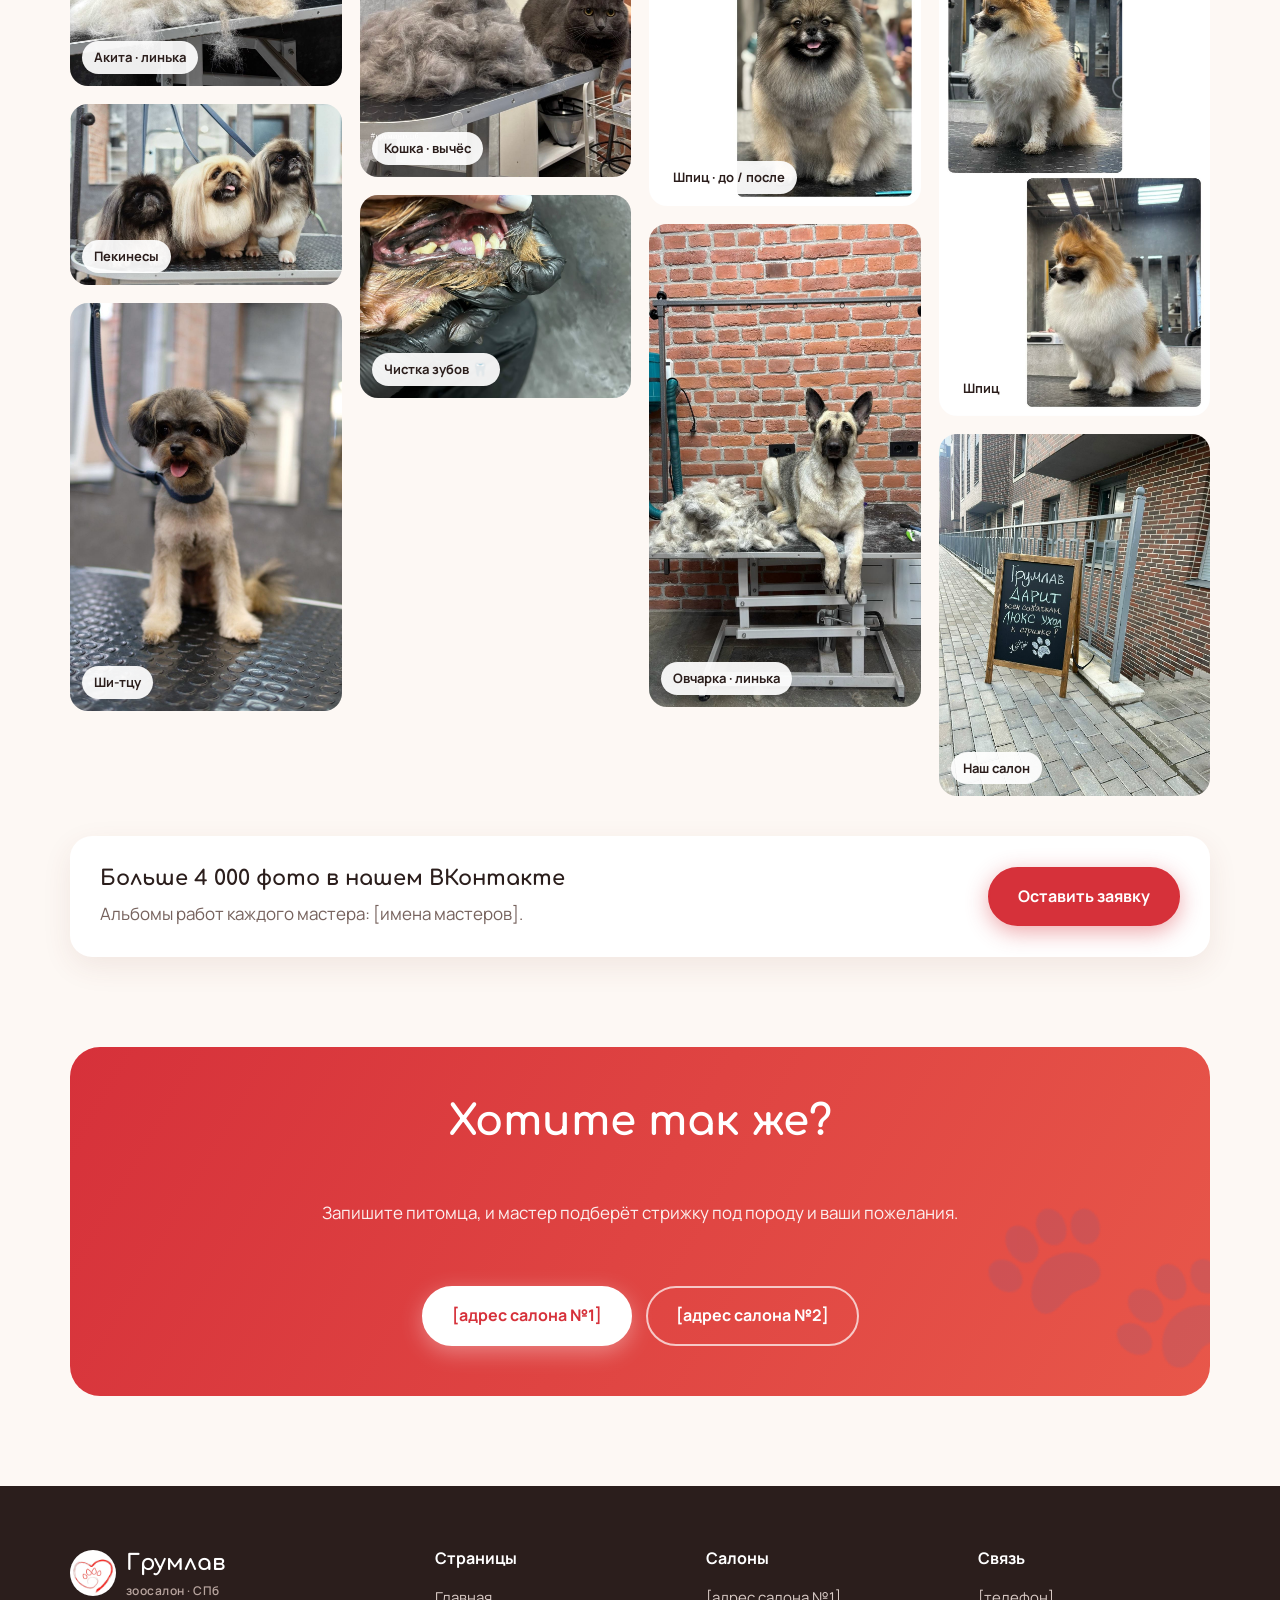
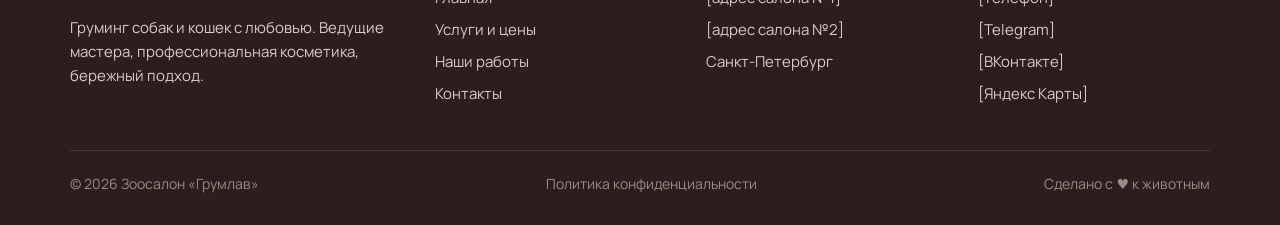
<file: raboty.html>
<!DOCTYPE html>
<html lang="ru">
<head>
  <meta charset="UTF-8">
  <meta name="viewport" content="width=device-width, initial-scale=1">
  <title>Наши работы | Зоосалон Грумлав, СПб</title>
  <meta name="description" content="Фото работ мастеров зоосалона Грумлав: стрижки шпицев, йорков, пекинесов, мальтипу, экспресс-линька собак и вычёс кошек.">
  <link rel="icon" href="assets/logo.jpg">
  <link rel="preconnect" href="https://fonts.googleapis.com">
  <link rel="preconnect" href="https://fonts.gstatic.com" crossorigin>
  <link href="https://fonts.googleapis.com/css2?family=Comfortaa:wght@600;700&family=Manrope:wght@400;600;700;800&display=swap" rel="stylesheet">
  <link rel="stylesheet" href="style.css">
</head>
<body>

<header class="header">
  <div class="container header__inner">
    <a href="index.html" class="logo"><img src="assets/logo.jpg" alt="Логотип Грумлав"><span>Грумлав<small>зоосалон · СПб</small></span></a>
    <nav class="nav">
      <a href="index.html">Главная</a>
      <a href="uslugi.html">Услуги и цены</a>
      <a href="raboty.html" class="active">Наши работы</a>
      <a href="kontakty.html">Контакты</a>
    </nav>
    <span class="header__phone">[телефон]</span>
    <a href="kontakty.html#zapis" class="btn btn--primary">Записаться</a>
    <button class="burger" aria-label="Меню"><span></span><span></span><span></span></button>
  </div>
</header>

<main>
  <section class="page-hero">
    <div class="container">
      <div class="crumbs"><a href="index.html">Главная</a> / Наши работы</div>
      <h1>Наши работы</h1>
      <p>Каждый питомец уходит от нас красивым, чистым и довольным. Нажмите на фото, чтобы увеличить.</p>
    </div>
  </section>

  <section class="section">
    <div class="container">
      <div class="filters">
        <button class="filter active" data-filter="all">Все</button>
        <button class="filter" data-filter="cut">Стрижки</button>
        <button class="filter" data-filter="shed">Экспресс-линька и вычёс</button>
        <button class="filter" data-filter="salon">Салон и награды</button>
      </div>

      <div class="gallery">
        <figure class="gallery__item" data-cat="cut"><img src="assets/p3.jpg" alt="Йоркширский терьер после стрижки" data-zoom loading="lazy"><figcaption>Йорк</figcaption></figure>
        <figure class="gallery__item" data-cat="cut"><img src="assets/p1.jpg" alt="Померанский шпиц" data-zoom loading="lazy"><figcaption>Шпиц</figcaption></figure>
        <figure class="gallery__item" data-cat="shed"><img src="assets/p15.jpg" alt="Акита-ину после экспресс-линьки" data-zoom loading="lazy"><figcaption>Акита · линька</figcaption></figure>
        <figure class="gallery__item" data-cat="cut"><img src="assets/p5.jpg" alt="Три пекинеса после груминга" data-zoom loading="lazy"><figcaption>Пекинесы</figcaption></figure>
        <figure class="gallery__item" data-cat="cut"><img src="assets/p6.jpg" alt="Ши-тцу после стрижки" data-zoom loading="lazy"><figcaption>Ши-тцу</figcaption></figure>
        <figure class="gallery__item" data-cat="salon"><img src="assets/p7.jpg" alt="Награда Кубок Невы" data-zoom loading="lazy"><figcaption>Кубок Невы 🏆</figcaption></figure>
        <figure class="gallery__item" data-cat="cut"><img src="assets/p8.jpg" alt="Кавалер кинг чарльз спаниель" data-zoom loading="lazy"><figcaption>Кинг Чарльз</figcaption></figure>
        <figure class="gallery__item" data-cat="shed"><img src="assets/p16.jpg" alt="Британская кошка после вычёса" data-zoom loading="lazy"><figcaption>Кошка · вычёс</figcaption></figure>
        <figure class="gallery__item" data-cat="salon"><img src="assets/p4.jpg" alt="Осмотр зубов собаки перед ультразвуковой чисткой" data-zoom loading="lazy"><figcaption>Чистка зубов 🦷</figcaption></figure>
        <figure class="gallery__item" data-cat="shed"><img src="assets/p10.jpg" alt="Чихуахуа после линьки" data-zoom loading="lazy"><figcaption>Чихуахуа · линька</figcaption></figure>
        <figure class="gallery__item" data-cat="cut"><img src="assets/p17.jpg" alt="Мальтипу до и после" data-zoom loading="lazy"><figcaption>До / после</figcaption></figure>
        <figure class="gallery__item" data-cat="cut"><img src="assets/p14.jpg" alt="Шпиц до и после" data-zoom loading="lazy"><figcaption>Шпиц · до / после</figcaption></figure>
        <figure class="gallery__item" data-cat="shed"><img src="assets/p13.jpg" alt="Овчарка после экспресс-линьки" data-zoom loading="lazy"><figcaption>Овчарка · линька</figcaption></figure>
        <figure class="gallery__item" data-cat="cut"><img src="assets/p11.jpg" alt="Чёрно-белый шпиц" data-zoom loading="lazy"><figcaption>Шпиц</figcaption></figure>
        <figure class="gallery__item" data-cat="shed"><img src="assets/p12.jpg" alt="Мопс после экспресс-линьки" data-zoom loading="lazy"><figcaption>Мопс · линька</figcaption></figure>
        <figure class="gallery__item" data-cat="cut"><img src="assets/p2.jpg" alt="Рыжий шпиц" data-zoom loading="lazy"><figcaption>Шпиц</figcaption></figure>
        <figure class="gallery__item" data-cat="salon"><img src="assets/p18.jpg" alt="Вход в салон Грумлав" data-zoom loading="lazy"><figcaption>Наш салон</figcaption></figure>
      </div>

      <div class="card" style="margin-top:40px;display:flex;flex-wrap:wrap;gap:20px;align-items:center;justify-content:space-between">
        <div><h3>Больше 4 000 фото в нашем ВКонтакте</h3><p>Альбомы работ каждого мастера: [имена мастеров].</p></div>
        <a href="kontakty.html#zapis" target="_blank" rel="noopener" class="btn btn--primary">Оставить заявку</a>
      </div>
    </div>
  </section>

  <section class="container cta" style="padding-bottom:90px">
    <div class="promo reveal">
      <h2>Хотите так же?</h2>
      <p>Запишите питомца, и мастер подберёт стрижку под породу и ваши пожелания.</p>
      <div class="hero__actions" style="margin-top:20px">
        <a href="kontakty.html#zapis" target="_blank" rel="noopener" class="btn btn--white">[адрес салона №1]</a>
        <a href="kontakty.html#zapis" target="_blank" rel="noopener" class="btn btn--outline-white">[адрес салона №2]</a>
      </div>
    </div>
  </section>
</main>

<footer class="footer">
  <div class="container">
    <div class="footer__grid">
      <div>
        <a href="index.html" class="logo"><img src="assets/logo.jpg" alt=""><span>Грумлав<small>зоосалон · СПб</small></span></a>
        <p style="margin-top:16px;font-size:15px">Груминг собак и кошек с любовью. Ведущие мастера, профессиональная косметика, бережный подход.</p>
      </div>
      <div><h4>Страницы</h4><ul><li><a href="index.html">Главная</a></li><li><a href="uslugi.html">Услуги и цены</a></li><li><a href="raboty.html">Наши работы</a></li><li><a href="kontakty.html">Контакты</a></li></ul></div>
      <div><h4>Салоны</h4><ul><li>[адрес салона №1]</li><li>[адрес салона №2]</li><li>Санкт-Петербург</li></ul></div>
      <div><h4>Связь</h4><ul><li>[телефон]</li><li>[Telegram]</li><li>[ВКонтакте]</li><li>[Яндекс Карты]</li></ul></div>
    </div>
    <div class="footer__bottom"><span>© 2026 Зоосалон «Грумлав»</span><span><a href="politika.html">Политика конфиденциальности</a></span><span>Сделано с ♥ к животным</span></div>
  </div>
</footer>

<script src="script.js"></script>
</body>
</html>
</file>
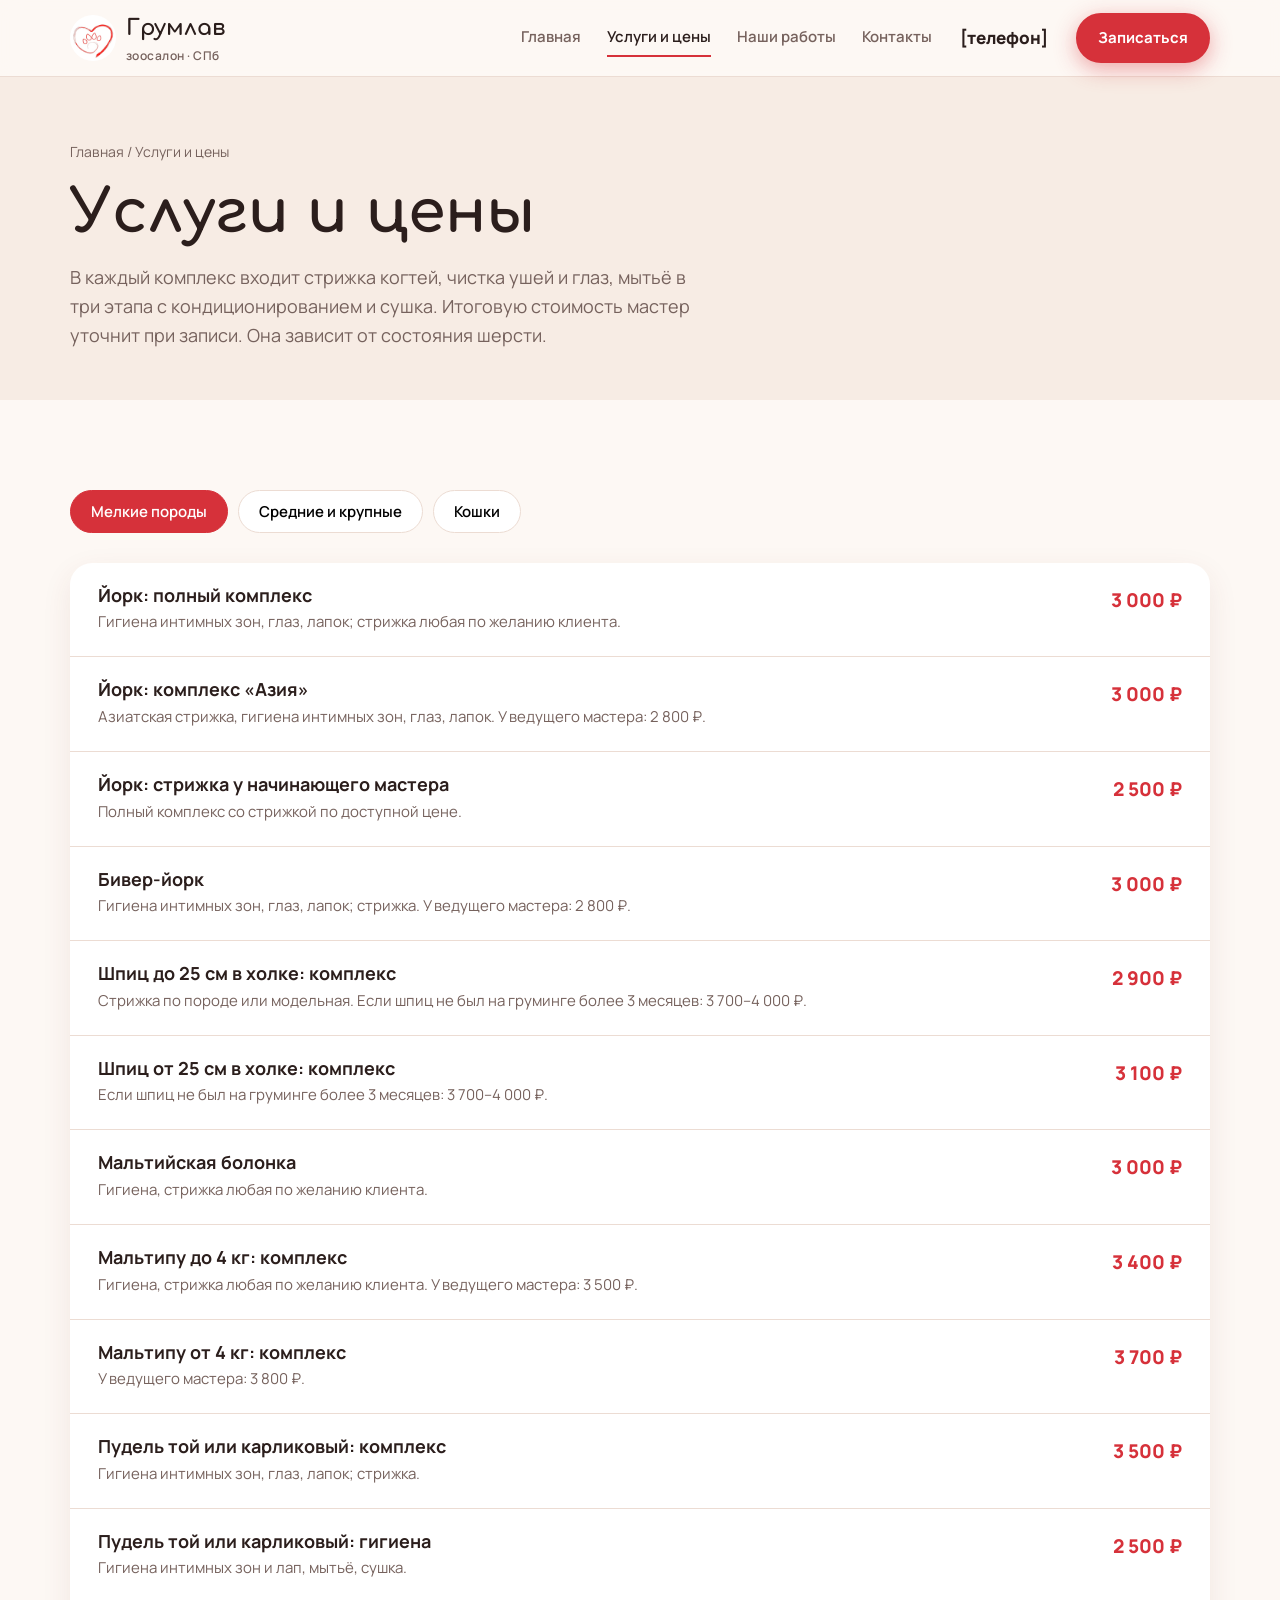
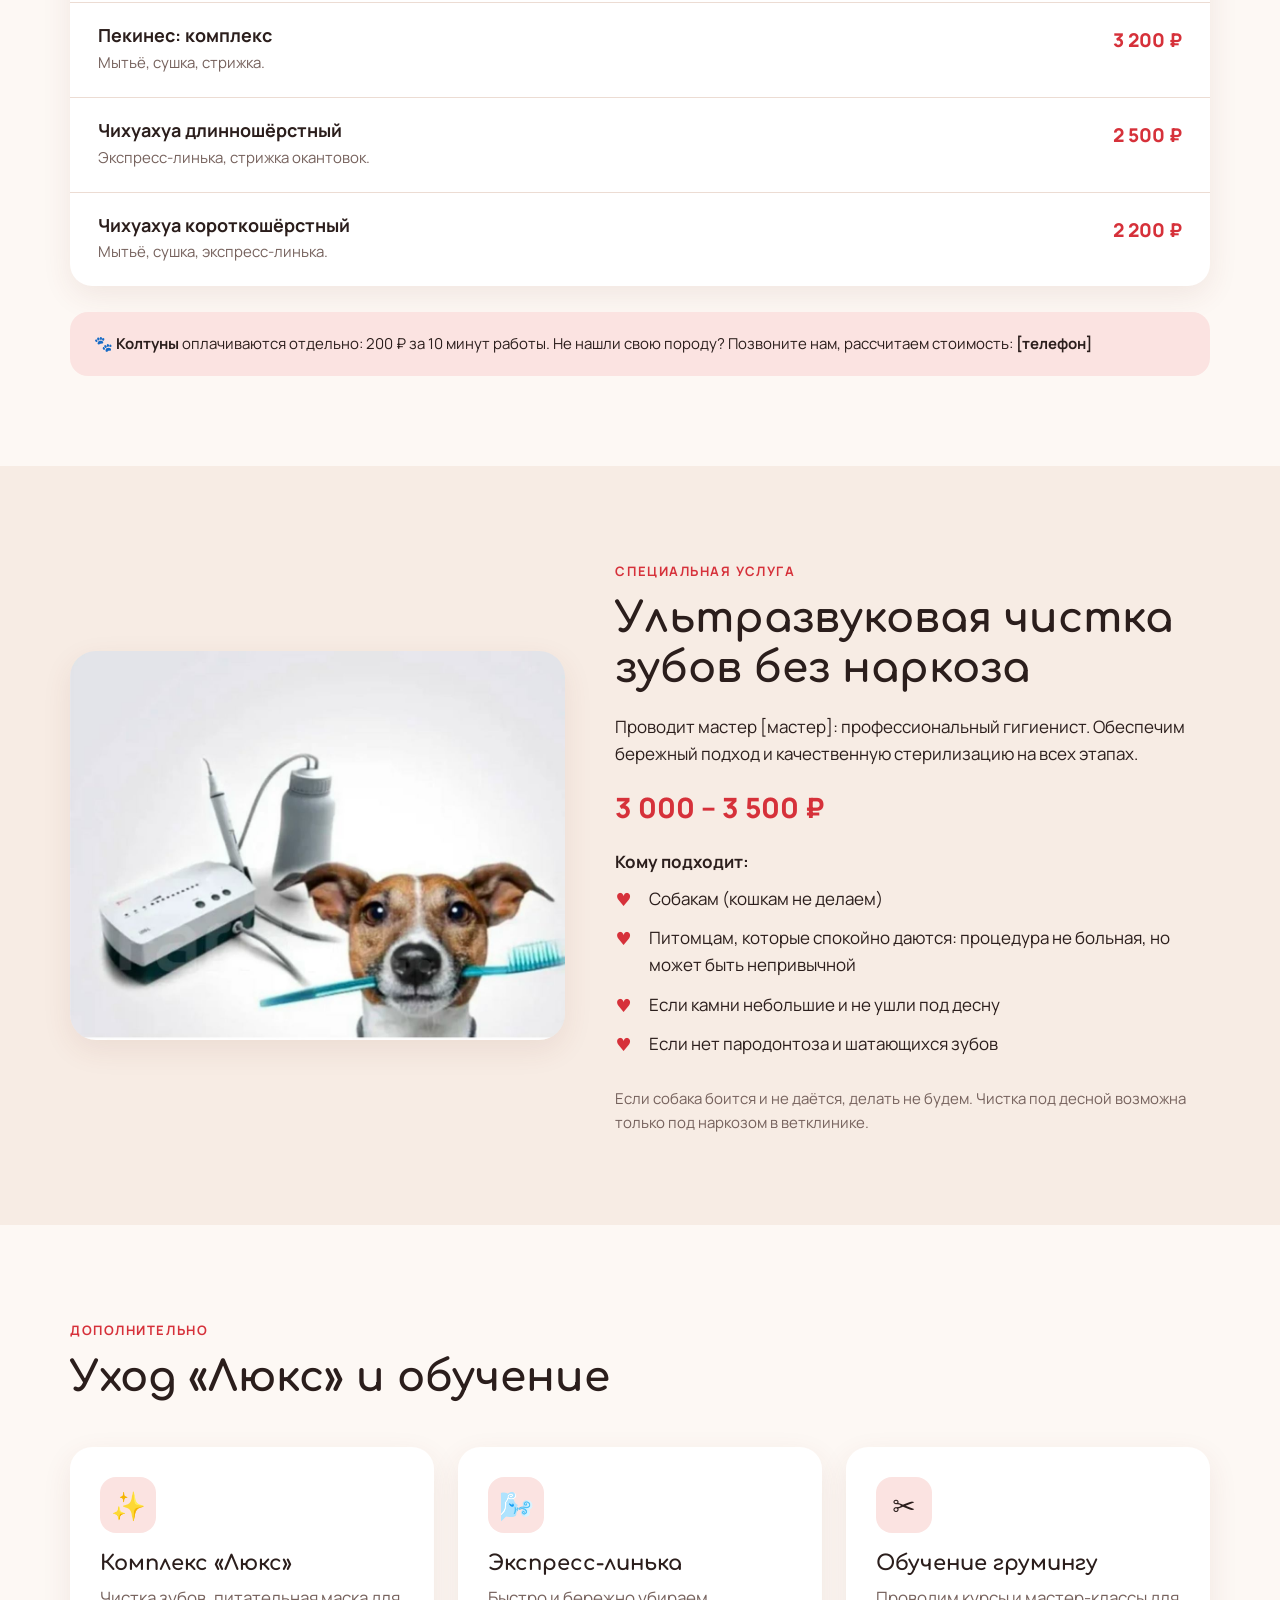
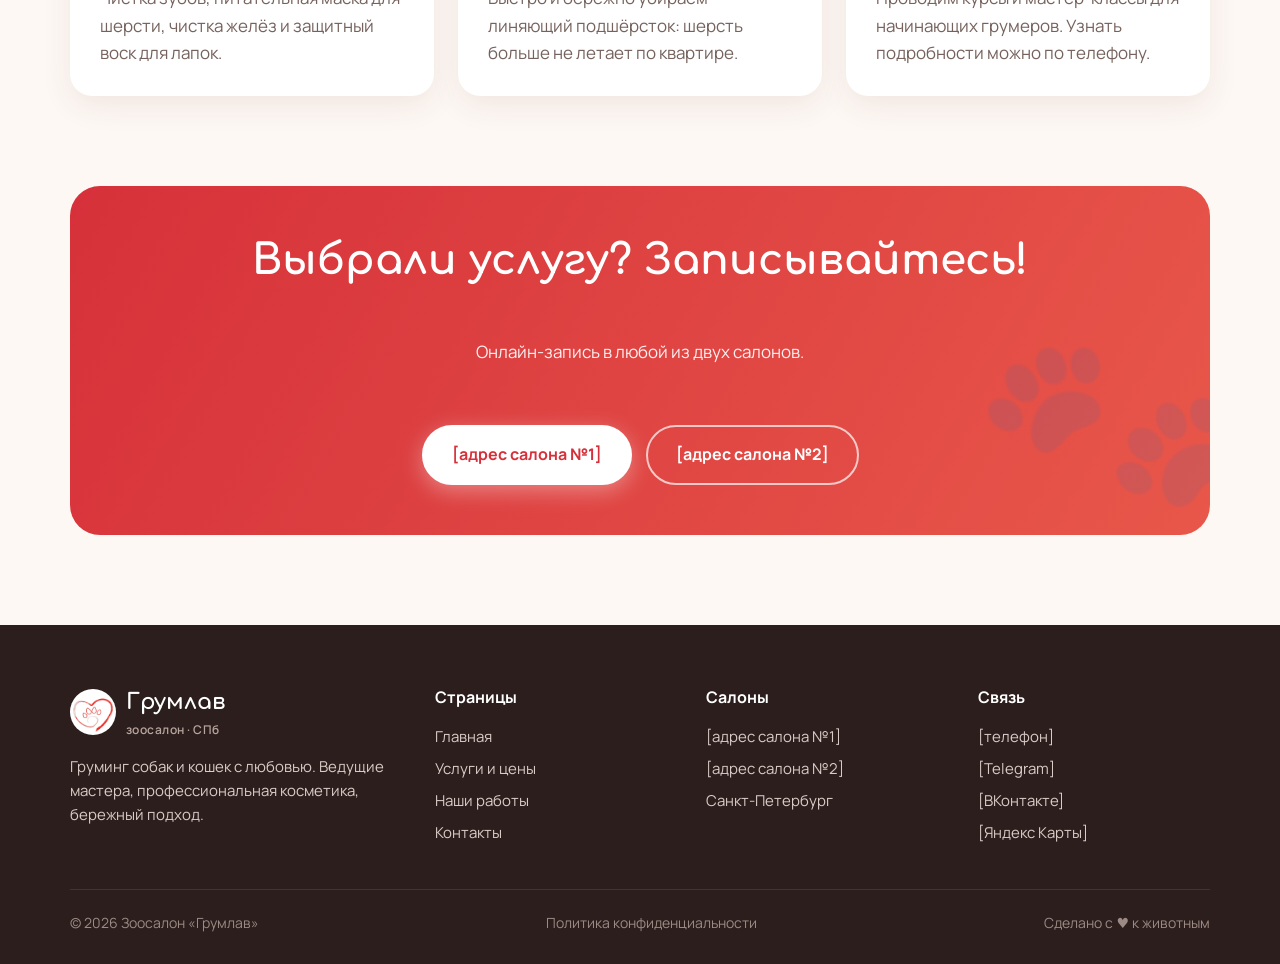
<file: uslugi.html>
<!DOCTYPE html>
<html lang="ru">
<head>
  <meta charset="UTF-8">
  <meta name="viewport" content="width=device-width, initial-scale=1">
  <title>Услуги и цены | Зоосалон Грумлав, СПб</title>
  <meta name="description" content="Цены на груминг собак и кошек в зоосалоне Грумлав: комплекс со стрижкой, экспресс-линька, гигиена, вычёс кошек, ультразвуковая чистка зубов без наркоза.">
  <link rel="icon" href="assets/logo.jpg">
  <link rel="preconnect" href="https://fonts.googleapis.com">
  <link rel="preconnect" href="https://fonts.gstatic.com" crossorigin>
  <link href="https://fonts.googleapis.com/css2?family=Comfortaa:wght@600;700&family=Manrope:wght@400;600;700;800&display=swap" rel="stylesheet">
  <link rel="stylesheet" href="style.css">
</head>
<body>

<header class="header">
  <div class="container header__inner">
    <a href="index.html" class="logo"><img src="assets/logo.jpg" alt="Логотип Грумлав"><span>Грумлав<small>зоосалон · СПб</small></span></a>
    <nav class="nav">
      <a href="index.html">Главная</a>
      <a href="uslugi.html" class="active">Услуги и цены</a>
      <a href="raboty.html">Наши работы</a>
      <a href="kontakty.html">Контакты</a>
    </nav>
    <span class="header__phone">[телефон]</span>
    <a href="kontakty.html#zapis" class="btn btn--primary">Записаться</a>
    <button class="burger" aria-label="Меню"><span></span><span></span><span></span></button>
  </div>
</header>

<main>
  <section class="page-hero">
    <div class="container">
      <div class="crumbs"><a href="index.html">Главная</a> / Услуги и цены</div>
      <h1>Услуги и цены</h1>
      <p>В каждый комплекс входит стрижка когтей, чистка ушей и глаз, мытьё в три этапа с кондиционированием и сушка. Итоговую стоимость мастер уточнит при записи. Она зависит от состояния шерсти.</p>
    </div>
  </section>

  <section class="section">
    <div class="container">
      <div class="price-tabs">
        <button class="filter active" data-tab="small">Мелкие породы</button>
        <button class="filter" data-tab="medium">Средние и крупные</button>
        <button class="filter" data-tab="cats">Кошки</button>
      </div>

      <div class="price-group active" id="small">
        <div class="price-table">
          <div class="price-row"><div><h3>Йорк: полный комплекс</h3><p>Гигиена интимных зон, глаз, лапок; стрижка любая по желанию клиента.</p></div><div class="price">3 000 ₽</div></div>
          <div class="price-row"><div><h3>Йорк: комплекс «Азия»</h3><p>Азиатская стрижка, гигиена интимных зон, глаз, лапок. У ведущего мастера: 2 800 ₽.</p></div><div class="price">3 000 ₽</div></div>
          <div class="price-row"><div><h3>Йорк: стрижка у начинающего мастера</h3><p>Полный комплекс со стрижкой по доступной цене.</p></div><div class="price">2 500 ₽</div></div>
          <div class="price-row"><div><h3>Бивер-йорк</h3><p>Гигиена интимных зон, глаз, лапок; стрижка. У ведущего мастера: 2 800 ₽.</p></div><div class="price">3 000 ₽</div></div>
          <div class="price-row"><div><h3>Шпиц до 25 см в холке: комплекс</h3><p>Стрижка по породе или модельная. Если шпиц не был на груминге более 3 месяцев: 3 700–4 000 ₽.</p></div><div class="price">2 900 ₽</div></div>
          <div class="price-row"><div><h3>Шпиц от 25 см в холке: комплекс</h3><p>Если шпиц не был на груминге более 3 месяцев: 3 700–4 000 ₽.</p></div><div class="price">3 100 ₽</div></div>
          <div class="price-row"><div><h3>Мальтийская болонка</h3><p>Гигиена, стрижка любая по желанию клиента.</p></div><div class="price">3 000 ₽</div></div>
          <div class="price-row"><div><h3>Мальтипу до 4 кг: комплекс</h3><p>Гигиена, стрижка любая по желанию клиента. У ведущего мастера: 3 500 ₽.</p></div><div class="price">3 400 ₽</div></div>
          <div class="price-row"><div><h3>Мальтипу от 4 кг: комплекс</h3><p>У ведущего мастера: 3 800 ₽.</p></div><div class="price">3 700 ₽</div></div>
          <div class="price-row"><div><h3>Пудель той или карликовый: комплекс</h3><p>Гигиена интимных зон, глаз, лапок; стрижка.</p></div><div class="price">3 500 ₽</div></div>
          <div class="price-row"><div><h3>Пудель той или карликовый: гигиена</h3><p>Гигиена интимных зон и лап, мытьё, сушка.</p></div><div class="price">2 500 ₽</div></div>
          <div class="price-row"><div><h3>Пекинес: комплекс</h3><p>Мытьё, сушка, стрижка.</p></div><div class="price">3 200 ₽</div></div>
          <div class="price-row"><div><h3>Чихуахуа длинношёрстный</h3><p>Экспресс-линька, стрижка окантовок.</p></div><div class="price">2 500 ₽</div></div>
          <div class="price-row"><div><h3>Чихуахуа короткошёрстный</h3><p>Мытьё, сушка, экспресс-линька.</p></div><div class="price">2 200 ₽</div></div>
        </div>
      </div>

      <div class="price-group" id="medium">
        <div class="price-table">
          <div class="price-row"><div><h3>Пудель средний: комплекс</h3><p>Гигиена интимных зон, глаз, лапок; стрижка.</p></div><div class="price">3 800 ₽</div></div>
          <div class="price-row"><div><h3>Бишпу: комплекс</h3><p>Гигиена, мытьё, сушка, стрижка.</p></div><div class="price">4 000 ₽</div></div>
          <div class="price-row"><div><h3>Кинг Чарльз спаниель: комплекс со стрижкой</h3><p>Гигиена интимных зон, глаз, лапок; стрижка.</p></div><div class="price">3 400 ₽</div></div>
          <div class="price-row"><div><h3>Кинг Чарльз спаниель: гигиена</h3><p>Гигиена, мытьё, сушка.</p></div><div class="price">3 000 ₽</div></div>
          <div class="price-row"><div><h3>Кокер-спаниель американский</h3><p>Мытьё, сушка, стрижка.</p></div><div class="price">4 500 ₽</div></div>
          <div class="price-row"><div><h3>Бигль</h3><p>Мытьё, сушка, экспресс-линька.</p></div><div class="price">3 800 ₽</div></div>
          <div class="price-row"><div><h3>Бордер-колли</h3><p>Экспресс-линька, стрижка окантовок лап.</p></div><div class="price">4 000 ₽</div></div>
          <div class="price-row"><div><h3>Лабрадор</h3><p>Экспресс-линька, стрижка окантовок лап.</p></div><div class="price">4 500 ₽</div></div>
          <div class="price-row"><div><h3>Аусси</h3><p>Экспресс-линька, стрижка окантовок лап.</p></div><div class="price">4 500 ₽</div></div>
        </div>
      </div>

      <div class="price-group" id="cats">
        <div class="price-table">
          <div class="price-row"><div><h3>Вычёс с мытьём</h3><p>Вычёс, мытьё в три этапа, сушка. Стоимость 3 200–3 700 ₽ в зависимости от типа шерсти.</p></div><div class="price">от 3 200 ₽</div></div>
          <div class="price-row"><div><h3>Вычёс без мытья</h3><p>Вычёс линяющего подшёрстка, стрижка когтей и чистка ушей. 2 200–2 700 ₽ в зависимости от длины шерсти.</p></div><div class="price">от 2 200 ₽</div></div>
          <div class="price-row"><div><h3>Сфинксы: гигиена</h3><p>Стрижка когтей, чистка ушей и глаз, мытьё в три этапа, сушка.</p></div><div class="price">1 700 ₽</div></div>
        </div>
      </div>

      <div class="note">🐾 <b>Колтуны</b> оплачиваются отдельно: 200 ₽ за 10 минут работы. Не нашли свою породу? Позвоните нам, рассчитаем стоимость: <a href="kontakty.html#zapis"><b>[телефон]</b></a></div>
    </div>
  </section>

  <!-- Чистка зубов -->
  <section class="section section--alt">
    <div class="container dental">
      <img class="reveal" src="assets/p19.jpg" alt="Ультразвуковая чистка зубов собаке">
      <div class="reveal">
        <span class="eyebrow">Специальная услуга</span>
        <h2>Ультразвуковая чистка зубов без наркоза</h2>
        <p>Проводит мастер [мастер]: профессиональный гигиенист. Обеспечим бережный подход и качественную стерилизацию на всех этапах.</p>
        <p style="font-size:28px;font-weight:800;color:var(--accent);margin:18px 0">3 000 – 3 500 ₽</p>
        <p style="font-weight:700">Кому подходит:</p>
        <ul class="check-list" style="margin-top:10px">
          <li>Собакам (кошкам не делаем)</li>
          <li>Питомцам, которые спокойно даются: процедура не больная, но может быть непривычной</li>
          <li>Если камни небольшие и не ушли под десну</li>
          <li>Если нет пародонтоза и шатающихся зубов</li>
        </ul>
        <p style="color:var(--muted);font-size:15px">Если собака боится и не даётся, делать не будем. Чистка под десной возможна только под наркозом в ветклинике.</p>
      </div>
    </div>
  </section>

  <!-- Доп. услуги -->
  <section class="section">
    <div class="container">
      <div class="section__head">
        <span class="eyebrow">Дополнительно</span>
        <h2>Уход «Люкс» и обучение</h2>
      </div>
      <div class="grid-3">
        <div class="card reveal"><div class="feature__icon">✨</div><h3>Комплекс «Люкс»</h3><p>Чистка зубов, питательная маска для шерсти, чистка желёз и защитный воск для лапок.</p></div>
        <div class="card reveal"><div class="feature__icon">🌬️</div><h3>Экспресс-линька</h3><p>Быстро и бережно убираем линяющий подшёрсток: шерсть больше не летает по квартире.</p></div>
        <div class="card reveal"><div class="feature__icon">✂️</div><h3>Обучение грумингу</h3><p>Проводим курсы и мастер-классы для начинающих грумеров. Узнать подробности можно по телефону.</p></div>
      </div>
    </div>
  </section>

  <section class="container cta" style="padding-bottom:90px">
    <div class="promo reveal">
      <h2>Выбрали услугу? Записывайтесь!</h2>
      <p>Онлайн-запись в любой из двух салонов.</p>
      <div class="hero__actions" style="margin-top:20px">
        <a href="kontakty.html#zapis" target="_blank" rel="noopener" class="btn btn--white">[адрес салона №1]</a>
        <a href="kontakty.html#zapis" target="_blank" rel="noopener" class="btn btn--outline-white">[адрес салона №2]</a>
      </div>
    </div>
  </section>
</main>

<footer class="footer">
  <div class="container">
    <div class="footer__grid">
      <div>
        <a href="index.html" class="logo"><img src="assets/logo.jpg" alt=""><span>Грумлав<small>зоосалон · СПб</small></span></a>
        <p style="margin-top:16px;font-size:15px">Груминг собак и кошек с любовью. Ведущие мастера, профессиональная косметика, бережный подход.</p>
      </div>
      <div><h4>Страницы</h4><ul><li><a href="index.html">Главная</a></li><li><a href="uslugi.html">Услуги и цены</a></li><li><a href="raboty.html">Наши работы</a></li><li><a href="kontakty.html">Контакты</a></li></ul></div>
      <div><h4>Салоны</h4><ul><li>[адрес салона №1]</li><li>[адрес салона №2]</li><li>Санкт-Петербург</li></ul></div>
      <div><h4>Связь</h4><ul><li>[телефон]</li><li>[Telegram]</li><li>[ВКонтакте]</li><li>[Яндекс Карты]</li></ul></div>
    </div>
    <div class="footer__bottom"><span>© 2026 Зоосалон «Грумлав»</span><span><a href="politika.html">Политика конфиденциальности</a></span><span>Сделано с ♥ к животным</span></div>
  </div>
</footer>

<script src="script.js"></script>
</body>
</html>
</file>
<file: style.css>
:root {
  --bg: #fdf8f4;
  --bg-alt: #f7ece4;
  --card: #ffffff;
  --text: #2b1e1c;
  --muted: #76625d;
  --accent: #d6313a;
  --accent-dark: #a91f28;
  --accent-soft: #fbe3e1;
  --line: #ecdcd3;
  --radius: 22px;
  --shadow: 0 10px 30px rgba(120, 50, 40, .09);
  --container: 1180px;
}

* { box-sizing: border-box; margin: 0; padding: 0; }
html { scroll-behavior: smooth; }
html, body { overflow-x: hidden; }
.price-row > div, .grid-3 > *, .grid-4 > *, .contacts > * { min-width: 0; }
body {
  font-family: "Manrope", system-ui, sans-serif;
  background: var(--bg);
  color: var(--text);
  line-height: 1.6;
  font-size: 17px;
  -webkit-font-smoothing: antialiased;
}
img { display: block; max-width: 100%; }
a { color: inherit; text-decoration: none; }
h1, h2, h3 { font-family: "Comfortaa", "Manrope", sans-serif; line-height: 1.2; font-weight: 700; }
h1 { font-size: clamp(34px, 5.2vw, 60px); }
h2 { font-size: clamp(28px, 3.6vw, 42px); margin-bottom: 18px; }
h3 { font-size: 21px; margin-bottom: 8px; }
.container { max-width: var(--container); margin: 0 auto; padding: 0 20px; }
.section { padding: 90px 0; }
.section--alt { background: var(--bg-alt); }
.section__head { max-width: 680px; margin-bottom: 44px; }
.section__head p { color: var(--muted); font-size: 18px; }
.center { text-align: center; margin-left: auto; margin-right: auto; }
.eyebrow {
  display: inline-block; font-size: 13px; font-weight: 700; letter-spacing: .12em;
  text-transform: uppercase; color: var(--accent); margin-bottom: 12px;
}

/* Кнопки: подсветка + светящаяся волна */
.btn {
  display: inline-flex; align-items: center; justify-content: center; gap: 8px;
  padding: 15px 28px; border-radius: 999px; font-weight: 700; font-size: 16px;
  border: 2px solid var(--accent); transition: .2s; cursor: pointer; font-family: inherit;
  position: relative; overflow: hidden;
}
.btn::after {
  content: ""; position: absolute; top: 0; left: 0; width: 45%; height: 100%;
  background: linear-gradient(105deg, transparent 0%, rgba(255,255,255,.65) 50%, transparent 100%);
  transform: translateX(-140%) skewX(-18deg);
  animation: btn-shine 3.6s ease-in-out infinite;
  pointer-events: none;
}
.btn + .btn::after { animation-delay: 1.3s; }
@keyframes btn-shine {
  0% { transform: translateX(-140%) skewX(-18deg); }
  45% { transform: translateX(320%) skewX(-18deg); }
  100% { transform: translateX(320%) skewX(-18deg); }
}
.btn--primary { background: var(--accent); color: #fff; box-shadow: 0 6px 22px rgba(214,49,58,.42); }
.btn--primary:hover { background: var(--accent-dark); border-color: var(--accent-dark); transform: translateY(-2px); box-shadow: 0 10px 30px rgba(214,49,58,.55); }
.btn--ghost { color: var(--accent); background: transparent; }
.btn--ghost::after { background: linear-gradient(105deg, transparent 0%, rgba(214,49,58,.18) 50%, transparent 100%); }
.btn--ghost:hover { background: var(--accent-soft); box-shadow: 0 6px 18px rgba(214,49,58,.22); }
.btn--white { background: #fff; color: var(--accent); border-color: #fff; box-shadow: 0 6px 22px rgba(255,255,255,.35); }
.btn--white::after { background: linear-gradient(105deg, transparent 0%, rgba(214,49,58,.28) 50%, transparent 100%); }
.btn--white:hover { transform: translateY(-2px); box-shadow: 0 10px 30px rgba(255,255,255,.5); }
.btn--outline-white { color: #fff; border-color: rgba(255,255,255,.7); }
.btn--outline-white:hover { background: rgba(255,255,255,.12); box-shadow: 0 6px 20px rgba(255,255,255,.25); }
@media (prefers-reduced-motion: reduce) {
  .btn::after { animation: none; }
}

/* Шапка */
.header {
  position: sticky; top: 0; z-index: 50;
  background: rgba(253, 248, 244, .92); backdrop-filter: blur(10px);
  border-bottom: 1px solid var(--line);
}
.header__inner { display: flex; align-items: center; gap: 28px; height: 76px; }
.logo { display: flex; align-items: center; gap: 10px; font-family: "Comfortaa", sans-serif; font-weight: 700; font-size: 22px; }
.logo img { width: 46px; height: 46px; border-radius: 50%; }
.logo span small { display: block; font-family: "Manrope", sans-serif; font-size: 12px; font-weight: 600; color: var(--muted); letter-spacing: .04em; }
.nav { display: flex; gap: 26px; margin-left: auto; }
.nav a { font-weight: 600; font-size: 15px; color: var(--muted); padding: 6px 0; border-bottom: 2px solid transparent; transition: .2s; }
.nav a:hover, .nav a.active { color: var(--text); border-color: var(--accent); }
.header__phone { font-weight: 800; white-space: nowrap; }
.btn--tg { background: #2aabee; border-color: #2aabee; color: #fff; box-shadow: 0 6px 22px rgba(42,171,238,.4); }
.btn--tg:hover { background: #1e96d4; border-color: #1e96d4; transform: translateY(-2px); box-shadow: 0 10px 30px rgba(42,171,238,.55); }
.header .btn { padding: 11px 20px; font-size: 15px; }
.burger { display: none; margin-left: auto; width: 44px; height: 44px; border: 0; background: none; cursor: pointer; }
.burger span { display: block; width: 24px; height: 2px; background: var(--text); margin: 5px auto; transition: .25s; }

/* Hero */
.hero { padding: 70px 0 90px; overflow: hidden; }
.hero__grid { display: grid; grid-template-columns: 1.05fr 1fr; gap: 50px; align-items: center; }
.hero h1 em { font-style: normal; color: var(--accent); }
.hero__lead { font-size: 19px; color: var(--muted); margin: 22px 0 32px; max-width: 520px; }
.hero__actions { display: flex; flex-wrap: wrap; gap: 14px; }
.hero__stats { display: flex; gap: 34px; margin-top: 44px; flex-wrap: wrap; }
.hero__stats b { display: block; font-family: "Comfortaa", sans-serif; font-size: 30px; color: var(--accent); }
.hero__stats span { font-size: 14px; color: var(--muted); }
.hero__photos { position: relative; display: grid; grid-template-columns: 1fr 1fr; gap: 16px; }
.hero__photos img { width: 100%; height: 100%; object-fit: cover; border-radius: var(--radius); box-shadow: var(--shadow); }
.hero__photos .tall { grid-row: span 2; aspect-ratio: 3/4.6; }
.hero__photos .sq { aspect-ratio: 1; }
.hero__badge {
  position: absolute; left: -24px; bottom: 30px; background: #fff; border-radius: 18px;
  padding: 14px 18px; box-shadow: var(--shadow); display: flex; align-items: center; gap: 12px; font-size: 14px;
}
.hero__badge b { font-size: 22px; color: var(--accent); font-family: "Comfortaa", sans-serif; }

/* Оживление фото в hero при наведении */
.hero__photos { perspective: 1000px; }
.hero__photos img {
  transition: transform .18s ease-out, box-shadow .18s ease-out, filter .18s ease-out;
  transform-style: preserve-3d;
  will-change: transform;
}
.hero__photos img.is-alive { box-shadow: 0 18px 45px rgba(120, 50, 40, .18); filter: saturate(1.06); }
.hero__badge { transition: transform .18s ease-out; }
.hero__photos.is-hovering .hero__badge { transform: translateY(-4px) rotate(-2deg); }
@media (prefers-reduced-motion: reduce) {
  .hero__photos img, .hero__badge { transition: none; }
}

/* Page hero (внутренние страницы) */
.page-hero { padding: 64px 0 50px; background: var(--bg-alt); }
.page-hero p { color: var(--muted); font-size: 18px; max-width: 640px; margin-top: 14px; }
.crumbs { font-size: 14px; color: var(--muted); margin-bottom: 14px; }
.crumbs a:hover { color: var(--accent); }

/* Карточки */
.grid-3 { display: grid; grid-template-columns: repeat(3, 1fr); gap: 24px; }
.grid-4 { display: grid; grid-template-columns: repeat(4, 1fr); gap: 22px; }
.card { background: var(--card); border-radius: var(--radius); padding: 30px; box-shadow: var(--shadow); }
.card p { color: var(--muted); }
.feature__icon {
  width: 56px; height: 56px; border-radius: 16px; background: var(--accent-soft);
  display: grid; place-items: center; font-size: 28px; margin-bottom: 18px;
}

.service-card { overflow: hidden; padding: 0; display: flex; flex-direction: column; }
.service-card img { aspect-ratio: 4/3; object-fit: cover; width: 100%; }
.service-card__body { padding: 24px 26px 28px; display: flex; flex-direction: column; flex: 1; }
.service-card__price { margin-top: auto; padding-top: 16px; font-weight: 800; color: var(--accent); font-size: 18px; }

/* Промо */
.promo {
  background: linear-gradient(120deg, var(--accent) 0%, #e8574a 100%);
  color: #fff; border-radius: 30px; padding: 50px; display: grid;
  grid-template-columns: 1.3fr 1fr; gap: 40px; align-items: center; position: relative; overflow: hidden;
}
.promo::after { content: "🐾"; position: absolute; right: -20px; bottom: -40px; font-size: 200px; opacity: .1; transform: rotate(-20deg); }
.promo h2 { margin-bottom: 12px; }
.promo p { opacity: .92; }
.promo ul { list-style: none; display: grid; gap: 10px; }
.promo li { background: rgba(255,255,255,.14); border-radius: 14px; padding: 12px 16px; font-weight: 600; }
.promo li::before { content: "✓ "; font-weight: 800; }

/* Галерея */
.gallery { columns: 4 240px; column-gap: 18px; }
.gallery__item { break-inside: avoid; margin-bottom: 18px; border-radius: 18px; overflow: hidden; cursor: zoom-in; position: relative; background: var(--line); }
.gallery__item img { width: 100%; transition: transform .4s; }
.gallery__item:hover img { transform: scale(1.04); }
.gallery__item figcaption {
  position: absolute; left: 12px; bottom: 12px; background: rgba(255,255,255,.93);
  padding: 6px 12px; border-radius: 999px; font-size: 13px; font-weight: 700;
}
.gallery-strip { display: grid; grid-template-columns: repeat(5, 1fr); gap: 14px; }
.gallery-strip img { aspect-ratio: 3/4; object-fit: cover; border-radius: 18px; width: 100%; cursor: zoom-in; }

.filters { display: flex; flex-wrap: wrap; gap: 10px; margin-bottom: 30px; }
.filter {
  padding: 10px 20px; border-radius: 999px; border: 1.5px solid var(--line); background: #fff;
  font-family: inherit; font-weight: 600; font-size: 15px; cursor: pointer; transition: .2s;
}
.filter:hover { border-color: var(--accent); }
.filter.active { background: var(--accent); border-color: var(--accent); color: #fff; }

/* Лайтбокс */
.lightbox { position: fixed; inset: 0; background: rgba(20,10,10,.9); display: none; align-items: center; justify-content: center; z-index: 100; padding: 20px; }
.lightbox.open { display: flex; }
.lightbox img { max-height: 90vh; max-width: 92vw; border-radius: 14px; }
.lightbox__close { position: absolute; top: 18px; right: 22px; font-size: 40px; color: #fff; background: none; border: 0; cursor: pointer; line-height: 1; }

/* Отзывы */
.reviews { display: grid; grid-template-columns: repeat(3, 1fr); gap: 24px; }
.review { display: flex; flex-direction: column; gap: 14px; }
.review__stars { color: #f2a93b; letter-spacing: 2px; font-size: 18px; }
.review__text { color: var(--text) !important; }
.review__author { display: flex; align-items: center; gap: 12px; margin-top: auto; }
.review__avatar { width: 44px; height: 44px; border-radius: 50%; background: var(--accent-soft); color: var(--accent); display: grid; place-items: center; font-weight: 800; }
.review__author b { display: block; font-size: 15px; }
.review__author small { color: var(--muted); font-size: 13px; }
.rating-box { display: inline-flex; align-items: center; gap: 16px; background: #fff; padding: 14px 22px; border-radius: 18px; box-shadow: var(--shadow); margin-top: 10px; }
.rating-box b { font-size: 34px; font-family: "Comfortaa", sans-serif; color: var(--accent); }

/* Карусель отзывов */
.reviews-carousel { position: relative; }
.reviews-carousel.is-enhanced .reviews-carousel__viewport { overflow: hidden; }
.reviews-carousel.is-enhanced .reviews { display: flex; gap: 24px; transition: transform .25s ease; will-change: transform; }
.reviews-carousel.is-enhanced .review { flex: 0 0 calc((100% - (var(--per-view) - 1) * 24px) / var(--per-view)); }
.carousel__controls { display: flex; align-items: center; justify-content: center; gap: 14px; margin-top: 28px; }
.carousel__btn {
  width: 46px; height: 46px; border-radius: 50%; border: 1.5px solid var(--line); background: #fff;
  color: var(--accent); font-size: 24px; line-height: 1; cursor: pointer; transition: .2s;
  display: grid; place-items: center; font-family: inherit;
}
.carousel__btn:hover:not(:disabled) { border-color: var(--accent); transform: translateY(-1px); }
.carousel__btn:disabled { opacity: .4; cursor: not-allowed; }
.carousel__dots { display: flex; gap: 8px; }
.carousel__dot { width: 12px; height: 12px; border-radius: 50%; border: 0; background: var(--line); cursor: pointer; padding: 0; }
.carousel__dot.active { background: var(--accent); }
.btn:focus-visible, .filter:focus-visible, .carousel__btn:focus-visible, .carousel__dot:focus-visible { outline: 3px solid rgba(214,49,58,.35); outline-offset: 2px; }
@media (prefers-reduced-motion: reduce) {
  .reviews-carousel.is-enhanced .reviews { transition: none; }
}

/* О нас */
.about { display: grid; grid-template-columns: 1fr 1.1fr; gap: 60px; align-items: center; }
.about__img { position: relative; }
.about__img img { border-radius: 26px; box-shadow: var(--shadow); aspect-ratio: 4/5; object-fit: cover; width: 100%; }
.about__img .small { position: absolute; width: 44%; right: -24px; bottom: -30px; aspect-ratio: 3/4; border: 6px solid var(--bg); }
.check-list { list-style: none; display: grid; gap: 12px; margin: 22px 0 30px; }
.check-list li { padding-left: 34px; position: relative; }
.check-list li::before { content: "♥"; position: absolute; left: 0; top: 0; color: var(--accent); font-size: 18px; }

.masters { display: flex; flex-wrap: wrap; gap: 10px; }
.masters span { background: #fff; border: 1px solid var(--line); padding: 8px 16px; border-radius: 999px; font-weight: 600; font-size: 15px; }

/* Прайс */
.price-tabs { display: flex; flex-wrap: wrap; gap: 10px; margin-bottom: 30px; }
.price-group { display: none; }
.price-group.active { display: block; }
.price-table { background: #fff; border-radius: var(--radius); box-shadow: var(--shadow); overflow: hidden; }
.price-row { display: grid; grid-template-columns: 1fr auto; gap: 20px; padding: 22px 28px; border-bottom: 1px solid var(--line); align-items: start; }
.price-row:last-child { border-bottom: 0; }
.price-row h3 { font-family: "Manrope", sans-serif; font-size: 18px; font-weight: 700; margin-bottom: 4px; }
.price-row p { color: var(--muted); font-size: 15px; }
.price-row .price { font-weight: 800; font-size: 19px; color: var(--accent); white-space: nowrap; }
.note { background: var(--accent-soft); border-radius: 18px; padding: 20px 24px; margin-top: 26px; font-size: 15px; }

.dental { display: grid; grid-template-columns: 1fr 1.2fr; gap: 50px; align-items: center; }
.dental img { border-radius: 26px; box-shadow: var(--shadow); }

/* Контакты */
.contacts { display: grid; grid-template-columns: 1fr 1fr; gap: 24px; }
.contact-card h3 { font-size: 24px; }
.contact-card dl { display: grid; gap: 14px; margin: 18px 0 26px; }
.contact-card dt { font-size: 13px; text-transform: uppercase; letter-spacing: .08em; color: var(--muted); font-weight: 700; }
.contact-card dd { font-weight: 600; font-size: 18px; }
.contact-card .btns { display: flex; flex-wrap: wrap; gap: 12px; }
.map { border-radius: var(--radius); overflow: hidden; box-shadow: var(--shadow); margin-top: 16px; height: 300px; }
.map iframe { width: 100%; height: 100%; border: 0; }
.map--placeholder { display: grid; place-items: center; background: var(--bg-alt); color: var(--muted); font-weight: 700; text-align: center; padding: 20px; }

.socials { display: flex; gap: 12px; flex-wrap: wrap; }

/* Форма */
.form { display: grid; gap: 14px; }
.form input, .form select, .form textarea {
  width: 100%; padding: 15px 18px; border-radius: 14px; border: 1.5px solid var(--line);
  font-family: inherit; font-size: 16px; background: #fff; color: var(--text);
}
.form input:focus, .form select:focus, .form textarea:focus { outline: none; border-color: var(--accent); }
.form__row { display: grid; grid-template-columns: 1fr 1fr; gap: 14px; }
.form label { display: grid; gap: 6px; font-size: 14px; font-weight: 700; color: var(--muted); }
.form textarea { resize: vertical; }
.form .btn { justify-self: start; }
.form__error { color: var(--accent); font-weight: 700; font-size: 15px; }
.form .form__consent { display: flex; flex-direction: row; align-items: flex-start; gap: 10px; font-weight: 400; font-size: 14px; line-height: 1.5; color: var(--muted); cursor: pointer; }
.form .form__consent input { width: auto; margin-top: 3px; accent-color: var(--accent); cursor: pointer; }
.form .form__consent a { text-decoration: underline; font-weight: 600; }
.form__ok { display: grid; gap: 10px; background: #e6f6ea; color: #1d6b35; padding: 16px 18px; border-radius: 14px; font-size: 15px; }
.form__ok textarea { font-size: 14px; color: var(--text); }
.form__ok a { text-decoration: underline; font-weight: 700; }
[hidden] { display: none !important; }

.booking { display: grid; grid-template-columns: 1fr 1.3fr; gap: 50px; align-items: start; }
.booking__info p { color: var(--muted); }
.booking__info img { margin-top: 28px; border-radius: 26px; box-shadow: var(--shadow); aspect-ratio: 4/3; object-fit: cover; width: 100%; }

/* CTA */
.cta { text-align: center; }
.cta .promo { grid-template-columns: 1fr; text-align: center; justify-items: center; }
.cta .hero__actions { justify-content: center; }

/* Подвал */
.footer { background: #2b1e1c; color: #d9cbc6; padding: 60px 0 30px; }
.footer__grid { display: grid; grid-template-columns: 1.4fr 1fr 1fr 1fr; gap: 40px; }
.footer .logo { color: #fff; }
.footer .logo span small { color: #b8a59f; }
.footer h4 { color: #fff; font-size: 16px; margin-bottom: 14px; }
.footer ul { list-style: none; display: grid; gap: 8px; font-size: 15px; }
.footer a:hover { color: #fff; }
.footer__bottom { border-top: 1px solid rgba(255,255,255,.1); margin-top: 44px; padding-top: 22px; font-size: 14px; color: #9c8a84; display: flex; justify-content: space-between; gap: 20px; flex-wrap: wrap; }

/* Анимация появления */
.reveal { opacity: 0; transform: translateY(24px); transition: opacity .7s ease, transform .7s ease; }
.reveal.visible { opacity: 1; transform: none; }

/* Адаптив */
@media (max-width: 1080px) {
  .header__phone { display: none; }
  .grid-4 { grid-template-columns: repeat(2, 1fr); }
  .footer__grid { grid-template-columns: 1fr 1fr; }
}
@media (max-width: 900px) {
  .nav, .header .btn { display: none; }
  .burger { display: block; }
  .header.open .nav {
    display: flex; flex-direction: column; position: absolute; top: 76px; left: 0; right: 0;
    background: var(--bg); padding: 20px; gap: 6px; border-bottom: 1px solid var(--line);
  }
  .header.open .nav a { font-size: 18px; padding: 10px 0; }
  .header.open .burger span:nth-child(1) { transform: translateY(7px) rotate(45deg); }
  .header.open .burger span:nth-child(2) { opacity: 0; }
  .header.open .burger span:nth-child(3) { transform: translateY(-7px) rotate(-45deg); }
  .hero__grid, .about, .promo, .dental, .contacts, .booking { grid-template-columns: 1fr; }
  .booking__info img { display: none; }
  .hero__badge { left: 10px; }
  .grid-3, .reviews { grid-template-columns: 1fr 1fr; }
  .gallery-strip { grid-template-columns: repeat(3, 1fr); }
  .gallery-strip img:nth-child(n+4) { display: none; }
  .about__img .small { right: 10px; }
  .section { padding: 70px 0; }
}
@media (max-width: 600px) {
  body { font-size: 16px; }
  .container { padding: 0 16px; }
  .grid-3, .grid-4, .reviews, .form__row, .footer__grid { grid-template-columns: 1fr; }
  .promo { padding: 34px 24px; }
  .price-row { grid-template-columns: 1fr; gap: 6px; padding: 18px 20px; }
  .hero { padding: 40px 0 60px; }
  .hero h1 { font-size: 30px; }
  .hero__stats { gap: 16px; flex-wrap: nowrap; }
  .hero__stats > div { flex: 1; }
  .hero__stats b { font-size: 24px; }
  .hero__stats span { font-size: 12px; line-height: 1.3; display: block; }
  .gallery { columns: 2 140px; column-gap: 10px; }
  .gallery__item { margin-bottom: 10px; }
  .btn { width: 100%; }
  .hero__actions .btn, .contact-card .btns .btn { width: 100%; }
}
</file>
